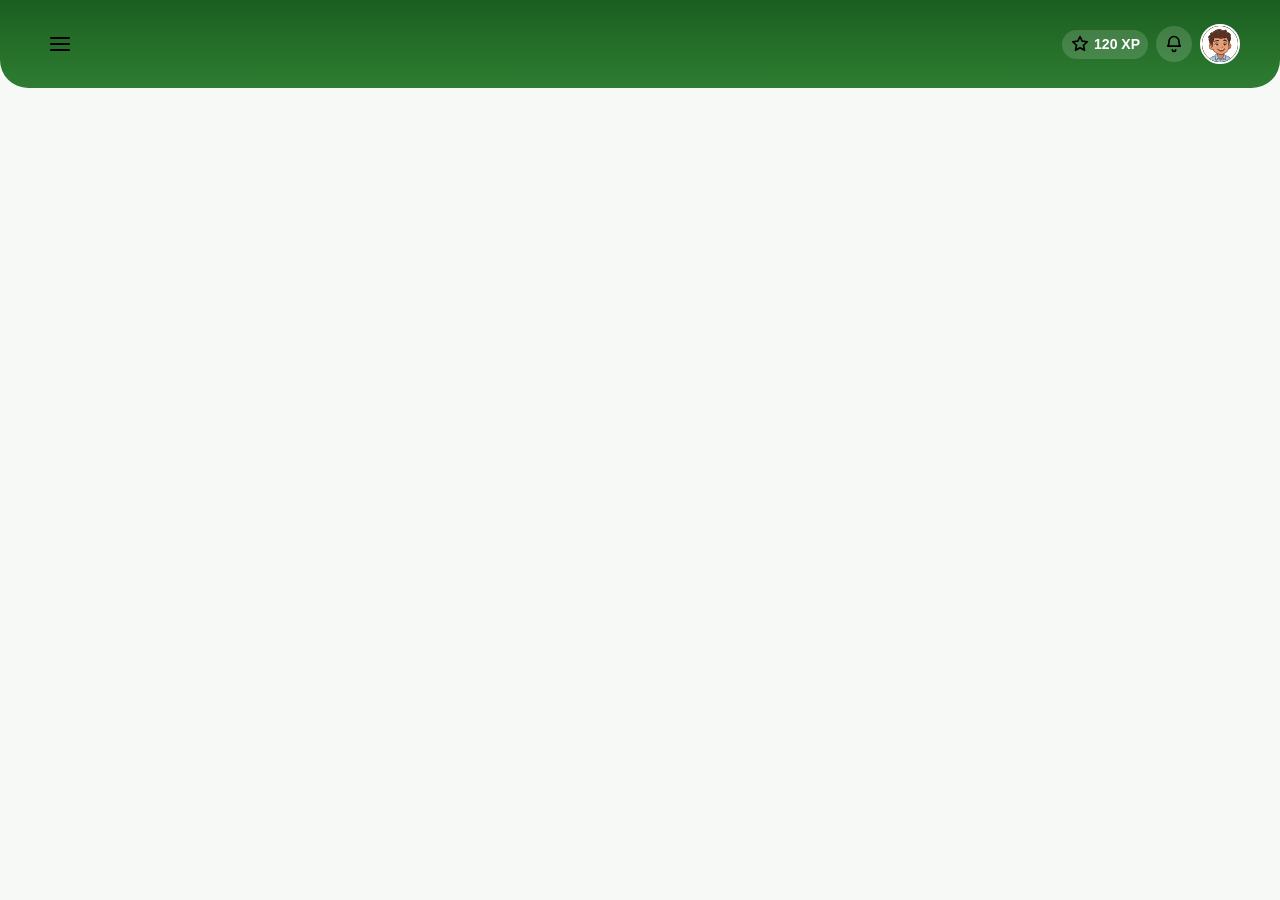
<file: index.html>
<!DOCTYPE html>
<html>
  <head>
    <meta http-allowed="refresh" content="0; url=./frontend/html/nav-bar.html" />
    <script>
      window.location.href = "./frontend/html/nav-bar.html";
    </script>
  </head>
  <body>
    <p>Redirecting to website...</p>
  </body>
</html>
</file>
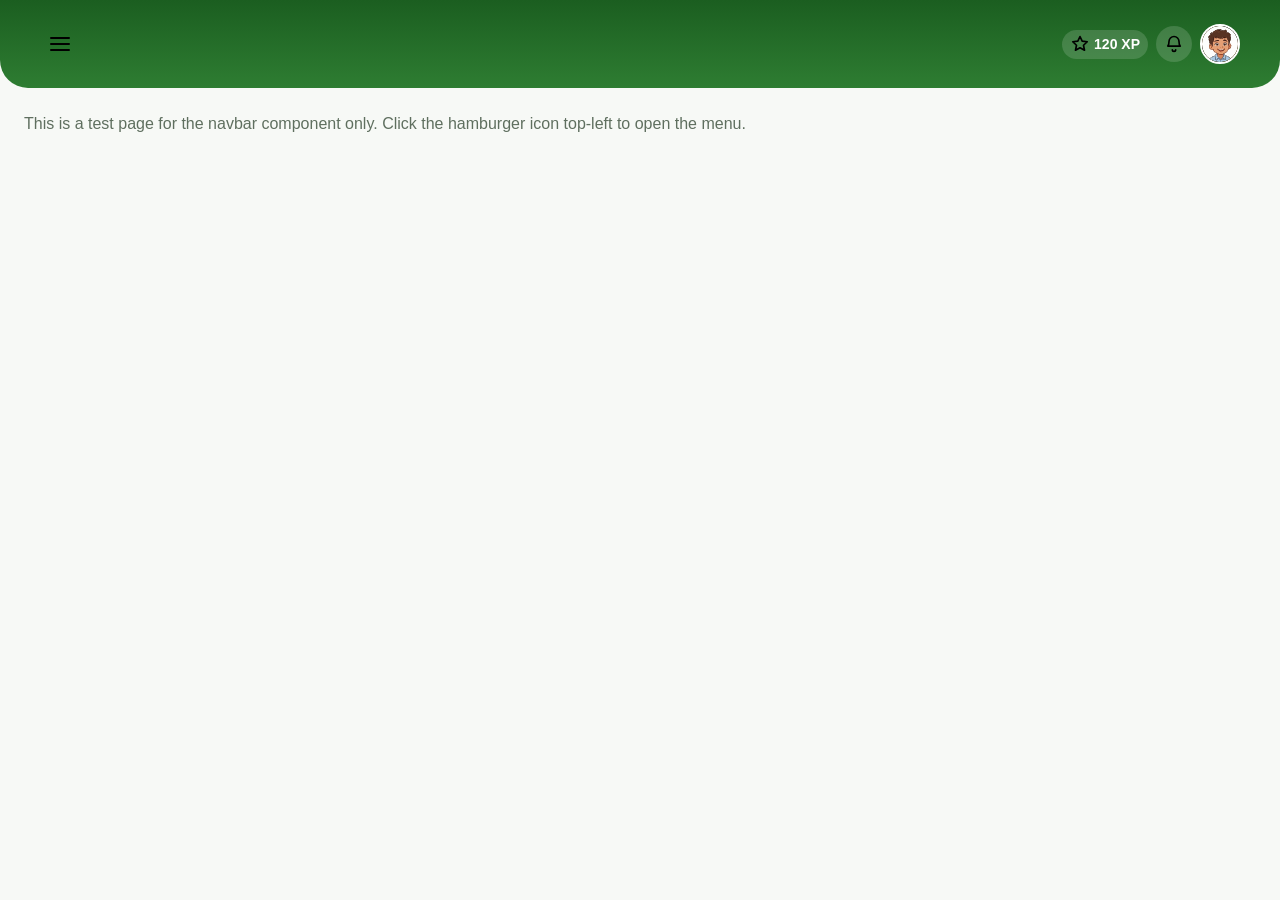
<file: frontend/html/index.html>
<!DOCTYPE html>
<html lang="en">
<head>
  <meta charset="UTF-8" />
  <meta name="viewport" content="width=device-width, initial-scale=1.0" />
  <title>EcoLearner - Navbar Test</title>

  <!-- global.css loads FIRST so its variables are ready for navbar.css to use -->
  <link rel="stylesheet" href="../css/global.css" />
  <link rel="stylesheet" href="../css/navbar.css" />
</head>
<body>

  <!-- ======================= NAVBAR ======================= -->
  <header class="navbar">
    <button class="navbar__menu-btn" id="menuToggle" aria-label="Open menu">
      <img src="../assets/icons/nav/menu.svg" alt="" class="icon" />
    </button>

    <div class="navbar__right">
      <div class="navbar__xp">
        <img src="../assets/icons/ui/star.svg" alt="" class="icon" />
        <span>120 XP</span>
      </div>

      <!-- The badge below is hidden by default (see navbar.css .navbar__badge).
           To show a notification count, add class="navbar__badge is-active"
           and put the count inside the <span>. -->
      <button class="navbar__bell" aria-label="Notifications">
        <img src="../assets/icons/ui/bell.svg" alt="" class="icon" />
        <span class="navbar__badge">3</span>
      </button>

      <img src="../assets/images/avatars/avatar-default.svg" alt="Profile picture" class="navbar__avatar" />
    </div>
  </header>

  <!-- ======================= PAGE PLACEHOLDER CONTENT ======================= -->
  <!-- NOT part of the navbar component - this is only here so this test file
       has something to scroll/look at below the navbar. The real Home Page
       (with the "Hello, Aarav!" greeting, XP bar, etc.) will be built as its
       own separate page later and will just re-use this same navbar markup. -->
  <main style="padding: 24px;">
    <p style="color: var(--color-text-muted);">
      This is a test page for the navbar component only. Click the hamburger icon top-left to open the menu.
    </p>
  </main>

  <!-- ======================= DARK OVERLAY (shown behind open menu) ======================= -->
  <div class="overlay" id="overlay"></div>

  <!-- ======================= SIDE MENU ======================= -->
  <nav class="side-menu" id="sideMenu">

    <!-- Decorative leafy illustration - purely visual, sits behind the content below -->
    <img
      src="../assets/images/illustrations/menu-bottom-bg.png"
      alt=""
      class="side-menu__bg-decoration"
    />

    <!-- Wrapper holds all real menu content, stacked above the decoration image -->
    <div class="side-menu__content">

    <button class="side-menu__close" id="menuClose" aria-label="Close menu">
      <img src="../assets/icons/nav/close.svg" alt="" class="icon" />
    </button>

    <h2 class="side-menu__heading">Menu</h2>
    <p class="side-menu__tagline">Learn Today, Protect Tomorrow</p>

    <ul class="side-menu__list">
      <li>
        <a href="index.html" class="side-menu__item is-current">
          <span class="side-menu__item-icon">
            <img src="../assets/icons/nav/home.svg" alt="" class="icon" />
          </span>
          <span class="side-menu__item-text">
            <div class="side-menu__item-title">Home</div>
            <div class="side-menu__item-subtitle">Go to homepage</div>
          </span>
          <span class="side-menu__item-arrow">&rsaquo;</span>
        </a>
      </li>

      <li>
        <a href="about.html" class="side-menu__item">
          <span class="side-menu__item-icon">
            <img src="../assets/icons/ui/info.svg" alt="" class="icon" />
          </span>
          <span class="side-menu__item-text">
            <div class="side-menu__item-title">About</div>
            <div class="side-menu__item-subtitle">Learn more about the game</div>
          </span>
          <span class="side-menu__item-arrow">&rsaquo;</span>
        </a>
      </li>

      <li>
        <a href="how-to-play.html" class="side-menu__item">
          <span class="side-menu__item-icon">
            <img src="../assets/icons/nav/play.svg" alt="" class="icon" />
          </span>
          <span class="side-menu__item-text">
            <div class="side-menu__item-title">How to Play</div>
            <div class="side-menu__item-subtitle">Learn how to play the game</div>
          </span>
          <span class="side-menu__item-arrow">&rsaquo;</span>
        </a>
      </li>

      <li>
        <a href="leaderboard.html" class="side-menu__item">
          <span class="side-menu__item-icon">
            <img src="../assets/icons/nav/leaderboard.svg" alt="" class="icon" />
          </span>
          <span class="side-menu__item-text">
            <div class="side-menu__item-title">Leaderboard</div>
            <div class="side-menu__item-subtitle">See top players</div>
          </span>
          <span class="side-menu__item-arrow">&rsaquo;</span>
        </a>
      </li>

      <li>
        <a href="settings.html" class="side-menu__item">
          <span class="side-menu__item-icon">
            <img src="../assets/icons/ui/settings.svg" alt="" class="icon" />
          </span>
          <span class="side-menu__item-text">
            <div class="side-menu__item-title">Settings</div>
            <div class="side-menu__item-subtitle">Customize your experience</div>
          </span>
          <span class="side-menu__item-arrow">&rsaquo;</span>
        </a>
      </li>

      <li>
        <a href="login.html" class="side-menu__item">
          <span class="side-menu__item-icon">
            <img src="../assets/icons/ui/lock.svg" alt="" class="icon" />
          </span>
          <span class="side-menu__item-text">
            <div class="side-menu__item-title">Login / Sign Up</div>
            <div class="side-menu__item-subtitle">Access your account</div>
          </span>
          <span class="side-menu__item-arrow">&rsaquo;</span>
        </a>
      </li>
    </ul>

    </div><!-- /.side-menu__content -->
  </nav>

  <!-- JS loads at the end of body so it runs after the HTML elements above already exist -->
  <script src="../js/navbar.js"></script>
</body>
</html>
</file>
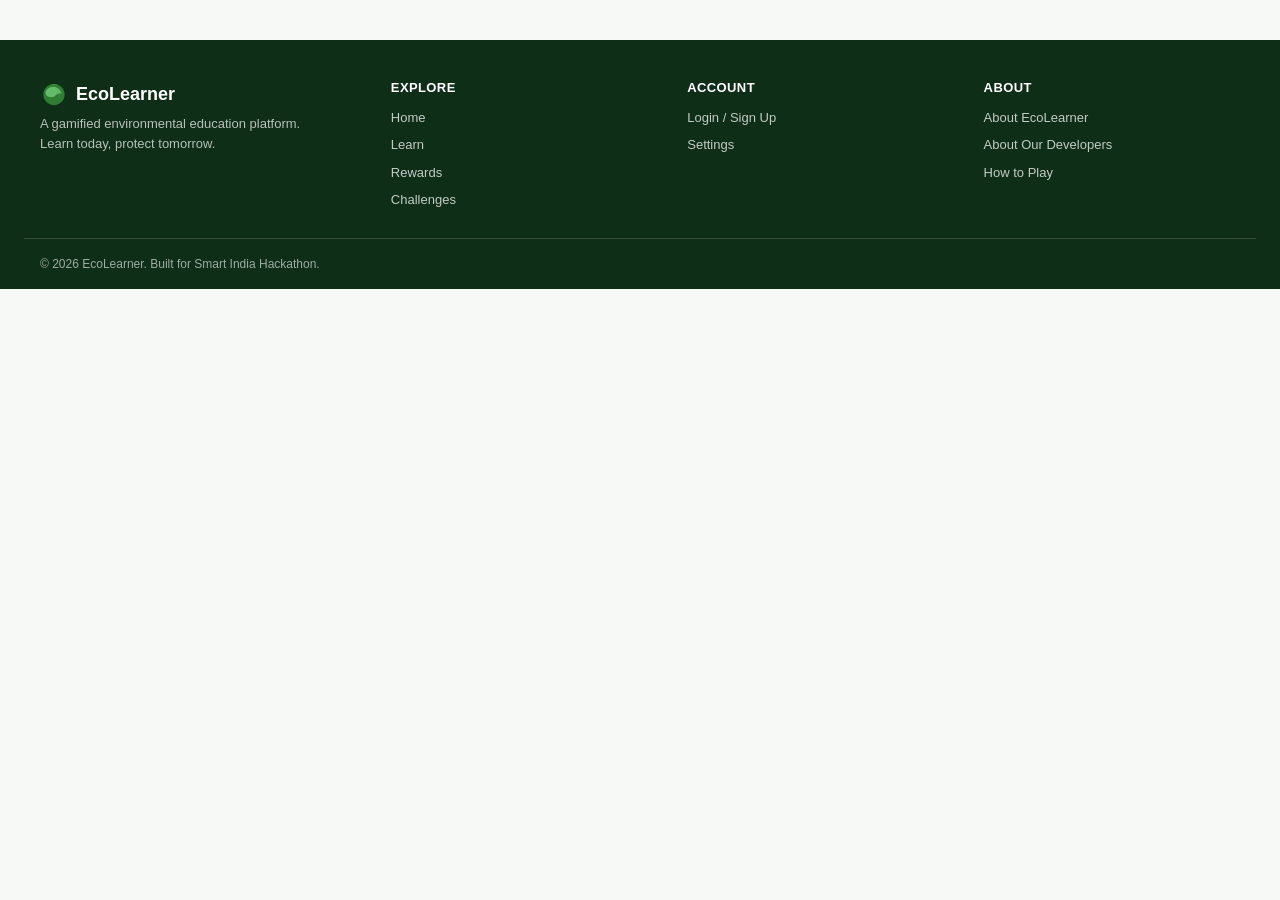
<file: frontend/html/footer.html>
<!DOCTYPE html>
<html lang="en">

<head>
  <meta charset="UTF-8" />
  <meta name="viewport" content="width=device-width, initial-scale=1.0" />
  <title>EcoLearner - Footer Component</title>

  <link rel="stylesheet" href="../css/global.css" />
  <link rel="stylesheet" href="../css/footer.css" />
</head>

<body>
  <!-- ============================================================
       REUSABLE COMPONENT: FOOTER
       Copy this whole <footer> into any page that needs it. Load
       global.css + footer.css - no JS required for this one.
       ============================================================ -->
  <footer class="site-footer">
    <div class="site-footer__inner">
      <div class="site-footer__brand">
        <div class="site-footer__brand-logo">
          <img src="../assets/logo/logo-icon.svg" alt="" class="icon" />
          EcoLearner
        </div>
        <p class="site-footer__brand-tagline">
          A gamified environmental education platform. Learn today, protect tomorrow.
        </p>
      </div>

      <div class="site-footer__col">
        <h4>Explore</h4>
        <a href="home.html">Home</a>
        <a href="learn.html">Learn</a>
        <a href="rewards.html">Rewards</a>
        <a href="challenges.html">Challenges</a>
      </div>

      <div class="site-footer__col">
        <h4>Account</h4>
        <a href="login.html">Login / Sign Up</a>
        <a href="settings.html">Settings</a>
      </div>

      <div class="site-footer__col">
        <h4>About</h4>
        <a href="about.html">About EcoLearner</a>
        <a href="developers.html">About Our Developers</a>
        <a href="how-to-play.html">How to Play</a>
      </div>
    </div>

    <div class="site-footer__bottom">
      &copy; 2026 EcoLearner. Built for Smart India Hackathon.
    </div>
  </footer>
  <!-- ============================================================
       END REUSABLE COMPONENT
       ============================================================ -->

</body>

</html>
</file>
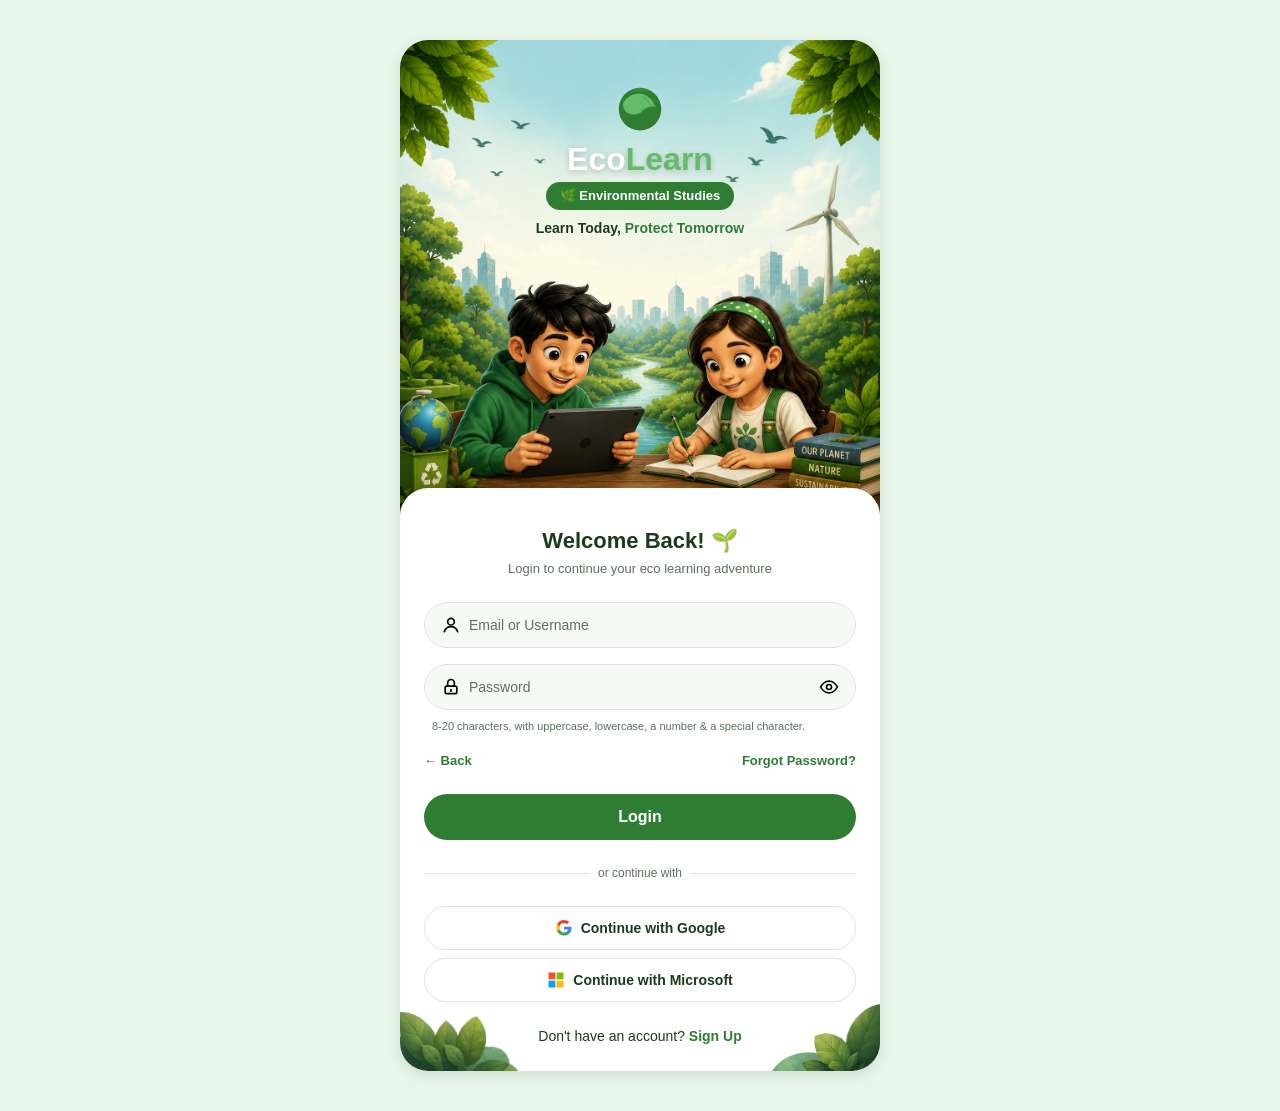
<file: frontend/html/login.html>
<!DOCTYPE html>
<html lang="en">
<head>
  <meta charset="UTF-8" />
  <meta name="viewport" content="width=device-width, initial-scale=1.0" />
  <title>EcoLearner - Login</title>

  <!-- global.css loads FIRST so its variables are ready for login.css to use -->
  <link rel="stylesheet" href="../css/global.css" />
  <link rel="stylesheet" href="../css/login.css" />
  <link rel="stylesheet" href="../css/forgot-password.css" />
</head>
<body>

  <div class="login-page">

    <!-- ======================= DECORATIVE CORNER LEAVES ======================= -->
    <img src="../assets/images/illustrations/leaf-left.png" alt="" class="login-page__leaf login-page__leaf--left" />
    <img src="../assets/images/illustrations/leaf-right.png" alt="" class="login-page__leaf login-page__leaf--right" />

    <!-- ======================= HERO: BACKGROUND IMAGE + LOGO ======================= -->
    <div class="login-hero">
      <img
        src="../assets/images/illustrations/login-page-background.png"
        alt="Students learning about the environment"
        class="login-hero__bg"
      />

      <div class="login-hero__logo">
        <img src="../assets/logo/logo-icon.svg" alt="" class="login-hero__globe-icon" />
        <h1 class="login-hero__title">Eco<span>Learn</span></h1>
        <div class="login-hero__pill">🌿 Environmental Studies</div>
        <p class="login-hero__tagline">Learn Today, <span>Protect Tomorrow</span></p>
      </div>
    </div>

    <!-- ======================= LOGIN FORM CARD ======================= -->
    <div class="login-card">
      <h2 class="login-card__heading">Welcome Back! 🌱</h2>
      <p class="login-card__subtext">Login to continue your eco learning adventure</p>

      <form id="loginForm">
        <!-- Email or Username field -->
        <div class="input-group">
          <img src="../assets/icons/ui/person.svg" alt="" class="icon" />
          <input type="text" placeholder="Email or Username" required />
        </div>

        <!-- Password field with show/hide toggle -->
        <div class="input-group">
          <img src="../assets/icons/ui/lock.svg" alt="" class="icon" />
          <input
            type="password"
            id="passwordInput"
            placeholder="Password"
            required
            minlength="8"
            maxlength="20"
          />
          <button type="button" class="toggle-password" id="togglePassword" aria-label="Show password">
            <img src="../assets/icons/ui/eye.svg" alt="" class="icon" />
          </button>
        </div>
        <p class="input-hint" id="passwordHint">
          8-20 characters, with uppercase, lowercase, a number & a special character.
        </p>

        <div class="login-form__links">
          <a href="#" id="backLink" class="back-link">&larr; Back</a>
          <a href="#" id="forgotPasswordLink" class="forgot-link">Forgot Password?</a>
        </div>

        <button type="submit" class="btn-primary">Login</button>

        <div class="divider"><span>or continue with</span></div>

        <!-- These two buttons are visual only for now - see chat notes on OAuth setup -->
        <div class="social-buttons">
          <button type="button" class="btn-social">
            <img src="../assets/icons/social/google.svg" alt="" class="icon" />
            Continue with Google
          </button>
          <button type="button" class="btn-social">
            <img src="../assets/icons/social/microsoft.svg" alt="" class="icon" />
            Continue with Microsoft
          </button>
        </div>

        <p class="signup-text">Don't have an account? <a href="signup.html">Sign Up</a></p>
      </form>
    </div>

  </div>
  <!-- Forget Password Window -->

  <div class="fp-overlay" id="fpOverlay">
  <div class="fp-card">

    <!-- ======================= STEP 1: ENTER EMAIL ======================= -->
    <div class="fp-step is-active" id="fpStep1">
      <button class="fp-close" aria-label="Close">
        <img src="../assets/icons/nav/close.svg" alt="" class="icon" />
      </button>

      <div class="fp-icon-wrap">
        <img src="../assets/icons/ui/leaf.svg" alt="" class="icon" />
      </div>
      <h2 class="fp-title">Forgot Password?</h2>
      <p class="fp-subtext">Don't worry! Enter your registered email and we'll send you a verification code.</p>

      <div class="fp-input-group">
        <img src="../assets/icons/ui/mail.svg" alt="" class="icon" />
        <input type="email" id="fpEmailInput" placeholder="Enter your registered email" />
      </div>
      <p class="fp-error-text" id="fpEmailError">No account exists with this email address.</p>

      <button class="fp-btn-primary" id="fpSendOtpBtn">
        Send OTP
        <img src="../assets/icons/ui/send.svg" alt="" class="icon icon-white" style="width:16px;height:16px;" />
      </button>

      <div class="fp-divider"><span>or</span></div>

      <div class="fp-reassurance">
        <img src="../assets/icons/ui/shield-check.svg" alt="" class="icon" />
        We'll never share your email with anyone.
      </div>
    </div>

    <!-- ======================= STEP 2: VERIFY OTP ======================= -->
    <div class="fp-step" id="fpStep2">
      <button class="fp-back" id="fpBackStep2" aria-label="Go back">
        <img src="../assets/icons/ui/arrow-left.svg" alt="" class="icon" />
      </button>
      <button class="fp-close" aria-label="Close">
        <img src="../assets/icons/nav/close.svg" alt="" class="icon" />
      </button>

      <div class="fp-icon-wrap">
        <img src="../assets/icons/ui/leaf.svg" alt="" class="icon" />
      </div>
      <h2 class="fp-title">Verify OTP</h2>
      <p class="fp-subtext">We've sent a 6-digit verification code to<br /><strong id="fpEmailDisplay">john.doe@email.com</strong></p>

      <div class="fp-otp-row">
        <input type="text" inputmode="numeric" maxlength="1" class="fp-otp-box" />
        <input type="text" inputmode="numeric" maxlength="1" class="fp-otp-box" />
        <input type="text" inputmode="numeric" maxlength="1" class="fp-otp-box" />
        <input type="text" inputmode="numeric" maxlength="1" class="fp-otp-box" />
        <input type="text" inputmode="numeric" maxlength="1" class="fp-otp-box" />
        <input type="text" inputmode="numeric" maxlength="1" class="fp-otp-box" />
      </div>

      <!-- Normal state: shown while the user still has attempts left -->
      <div class="fp-otp-error-block is-active" id="fpOtpNormalBlock">
        <p class="fp-resend-line">
          Didn't receive the code?
          <button type="button" id="fpResendBtn">Resend OTP</button>
          <span id="fpResendCountdown">(00:25)</span>
        </p>
        <button class="fp-btn-primary" id="fpVerifyOtpBtn">Verify OTP</button>
      </div>

      <!-- Error state: shown after a wrong OTP is submitted -->
      <div class="fp-otp-error-block" id="fpOtpErrorBlock">
        <p class="fp-error-banner">
          <img src="../assets/icons/ui/shield-alert.svg" alt="" class="icon" style="width:16px;height:16px;" />
          Invalid OTP. Please check and try again.
        </p>
        <div class="fp-expiry-bar">
          <img src="../assets/icons/ui/clock.svg" alt="" class="icon" />
          OTP expires in <strong>00:45</strong>
        </div>
        <button class="fp-btn-primary fp-btn-primary--danger" id="fpResendBtnError">
          <img src="../assets/icons/ui/refresh.svg" alt="" class="icon icon-white" style="width:16px;height:16px;" />
          Resend OTP
        </button>
        <div class="fp-divider"><span>or</span></div>
        <a href="#" class="fp-goback-link" id="fpGoBackChangeEmail">Go back and change email</a>
      </div>
    </div>

    <!-- ======================= STEP 3: CREATE NEW PASSWORD ======================= -->
    <div class="fp-step" id="fpStep3">
      <button class="fp-back" id="fpBackStep3" aria-label="Go back">
        <img src="../assets/icons/ui/arrow-left.svg" alt="" class="icon" />
      </button>
      <button class="fp-close" aria-label="Close">
        <img src="../assets/icons/nav/close.svg" alt="" class="icon" />
      </button>

      <div class="fp-icon-wrap">
        <img src="../assets/icons/ui/leaf.svg" alt="" class="icon" />
      </div>
      <h2 class="fp-title">Create New Password</h2>
      <p class="fp-subtext">Enter your new password below.</p>

      <div class="fp-input-group">
        <img src="../assets/icons/ui/lock.svg" alt="" class="icon" />
        <input type="password" id="fpNewPassword" placeholder="New Password" />
        <button type="button" id="fpToggleNewPassword" aria-label="Show password">
          <img src="../assets/icons/ui/eye.svg" alt="" class="icon" />
        </button>
      </div>

      <div class="fp-input-group">
        <img src="../assets/icons/ui/lock.svg" alt="" class="icon" />
        <input type="password" id="fpConfirmPassword" placeholder="Confirm New Password" />
        <button type="button" id="fpToggleConfirmPassword" aria-label="Show password">
          <img src="../assets/icons/ui/eye.svg" alt="" class="icon" />
        </button>
      </div>

      <div class="fp-criteria">
        <div class="fp-criteria__heading">
          <img src="../assets/icons/ui/shield-check.svg" alt="" class="icon" />
          Password must contain:
        </div>
        <div class="fp-criteria__grid">
          <div class="fp-criteria__item" data-rule="length">
            <img src="../assets/icons/ui/checkmark.svg" alt="" class="icon" /> At least 8 characters
          </div>
          <div class="fp-criteria__item" data-rule="number">
            <img src="../assets/icons/ui/checkmark.svg" alt="" class="icon" /> One number
          </div>
          <div class="fp-criteria__item" data-rule="uppercase">
            <img src="../assets/icons/ui/checkmark.svg" alt="" class="icon" /> One uppercase letter
          </div>
          <div class="fp-criteria__item" data-rule="special">
            <img src="../assets/icons/ui/checkmark.svg" alt="" class="icon" /> One special character
          </div>
          <div class="fp-criteria__item" data-rule="lowercase">
            <img src="../assets/icons/ui/checkmark.svg" alt="" class="icon" /> One lowercase letter
          </div>
        </div>
      </div>

      <button class="fp-btn-primary" id="fpResetPasswordBtn">Reset Password</button>
    </div>

    <!-- ======================= STEP 4: SUCCESS ======================= -->
    <div class="fp-step" id="fpStep4">
      <button class="fp-close" aria-label="Close">
        <img src="../assets/icons/nav/close.svg" alt="" class="icon" />
      </button>

      <div class="fp-success-icon">
        <img src="../assets/icons/ui/check-circle-big.svg" alt="" class="icon" />
        <img src="../assets/icons/ui/leaf.svg" alt="" class="icon fp-success-leaf fp-success-leaf--1" />
        <img src="../assets/icons/ui/leaf.svg" alt="" class="icon fp-success-leaf fp-success-leaf--2" />
      </div>
      <h2 class="fp-title">Password Reset Successful!</h2>
      <p class="fp-subtext">Your password has been changed successfully. You can now login with your new password.</p>

      <button class="fp-btn-primary" id="fpGoToLoginBtn">
        Go to Login
        <img src="../assets/icons/ui/arrow-right.svg" alt="" class="icon icon-white" style="width:16px;height:16px;" />
      </button>
    </div>

  </div>
</div>

<!-- END OF FORGET PASWORD WINDOW -->
  <script src="../js/login.js"></script>
  <script src="../js/forgot-password.js"></script>
  
</body>
</html>
</file>
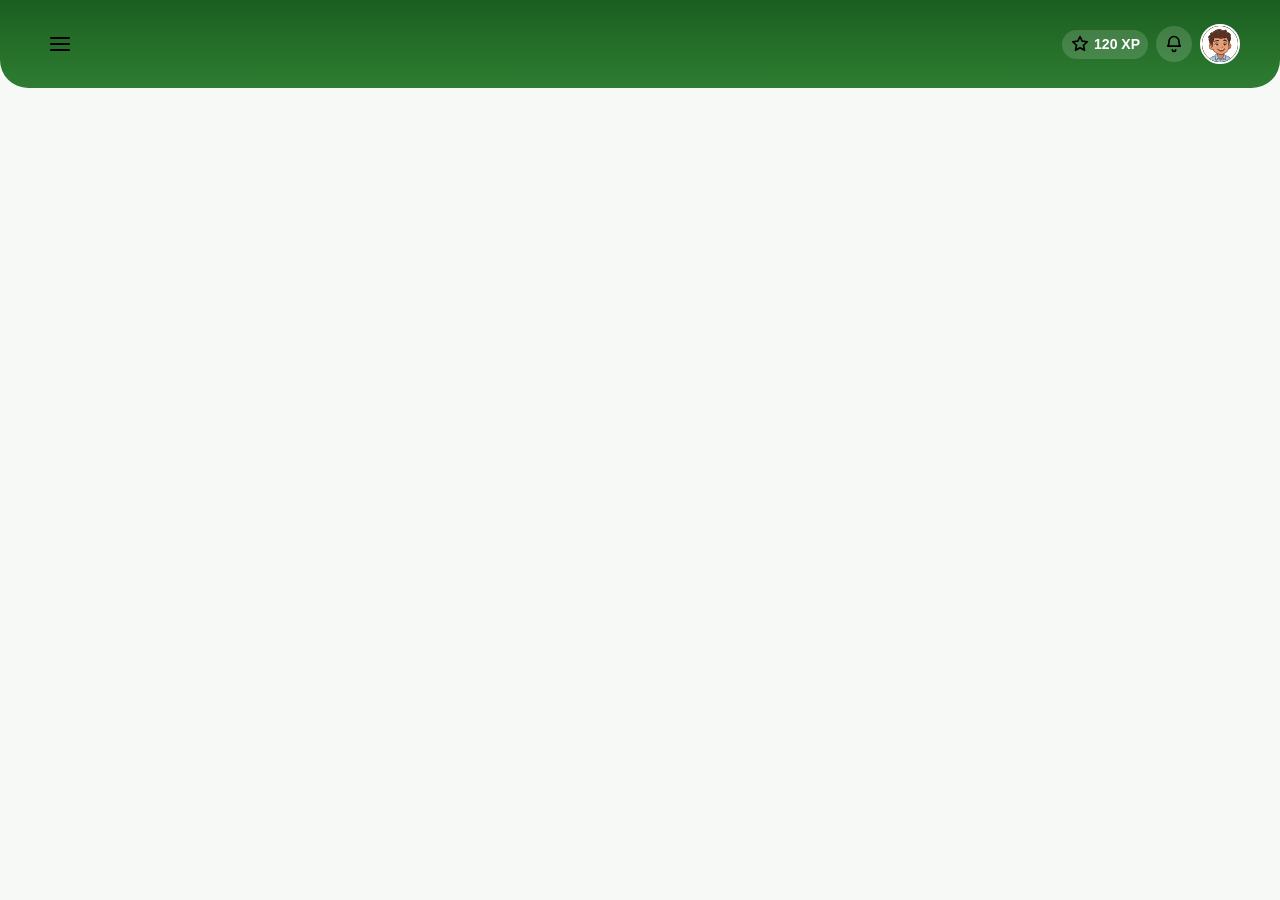
<file: frontend/html/nav-bar.html>
<!DOCTYPE html>
<html lang="en">
<head>
  <meta charset="UTF-8" />
  <meta name="viewport" content="width=device-width, initial-scale=1.0" />
  <title>EcoLearner - Navbar Test</title>

  <!-- global.css loads FIRST so its variables are ready for navbar.css to use -->
  <link rel="stylesheet" href="../css/global.css" />
  <link rel="stylesheet" href="../css/navbar.css" />
</head>
<body>

  <!-- ======================= NAVBAR ======================= -->
  <header class="navbar">
    <button class="navbar__menu-btn" id="menuToggle" aria-label="Open menu">
      <img src="../assets/icons/nav/menu.svg" alt="" class="icon" />
    </button>

    <div class="navbar__right">
      <div class="navbar__xp">
        <img src="../assets/icons/ui/star.svg" alt="" class="icon" />
        <span>120 XP</span>
      </div>

      <!-- The badge below is hidden by default (see navbar.css .navbar__badge).
           To show a notification count, add class="navbar__badge is-active"
           and put the count inside the <span>. -->
      <button class="navbar__bell" aria-label="Notifications">
        <img src="../assets/icons/ui/bell.svg" alt="" class="icon" />
        <span class="navbar__badge">3</span>
      </button>

      <a href="profile.html" aria-label="Go to your profile">
        <img src="../assets/images/avatars/avatar-default.svg" alt="Profile picture" class="navbar__avatar" />
      </a>
    </div>
  </header>

  <!-- ======================= DARK OVERLAY (shown behind open menu) ======================= -->
  <div class="overlay" id="overlay"></div>

  <!-- ======================= SIDE MENU ======================= -->
  <nav class="side-menu" id="sideMenu">

    <!-- Decorative leafy illustration - purely visual, sits behind the content below -->
    <img
      src="../assets/images/illustrations/menu-bottom-bg.png"
      alt=""
      class="side-menu__bg-decoration"
    />

    <!-- Wrapper holds all real menu content, stacked above the decoration image -->
    <div class="side-menu__content">

    <button class="side-menu__close" id="menuClose" aria-label="Close menu">
      <img src="../assets/icons/nav/close.svg" alt="" class="icon" />
    </button>

    <h2 class="side-menu__heading">Menu</h2>
    <p class="side-menu__tagline">Learn Today, Protect Tomorrow</p>

    <ul class="side-menu__list">
      <li>
        <a href="index.html" class="side-menu__item is-current">
          <span class="side-menu__item-icon">
            <img src="../assets/icons/nav/home.svg" alt="" class="icon" />
          </span>
          <span class="side-menu__item-text">
            <div class="side-menu__item-title">Home</div>
            <div class="side-menu__item-subtitle">Go to homepage</div>
          </span>
          <span class="side-menu__item-arrow">&rsaquo;</span>
        </a>
      </li>

      <li>
        <a href="about.html" class="side-menu__item">
          <span class="side-menu__item-icon">
            <img src="../assets/icons/ui/info.svg" alt="" class="icon" />
          </span>
          <span class="side-menu__item-text">
            <div class="side-menu__item-title">About</div>
            <div class="side-menu__item-subtitle">Learn more about the game</div>
          </span>
          <span class="side-menu__item-arrow">&rsaquo;</span>
        </a>
      </li>

      <li>
        <a href="how-to-play.html" class="side-menu__item">
          <span class="side-menu__item-icon">
            <img src="../assets/icons/nav/play.svg" alt="" class="icon" />
          </span>
          <span class="side-menu__item-text">
            <div class="side-menu__item-title">How to Play</div>
            <div class="side-menu__item-subtitle">Learn how to play the game</div>
          </span>
          <span class="side-menu__item-arrow">&rsaquo;</span>
        </a>
      </li>

      <li>
        <a href="leaderboard.html" class="side-menu__item">
          <span class="side-menu__item-icon">
            <img src="../assets/icons/nav/leaderboard.svg" alt="" class="icon" />
          </span>
          <span class="side-menu__item-text">
            <div class="side-menu__item-title">Leaderboard</div>
            <div class="side-menu__item-subtitle">See top players</div>
          </span>
          <span class="side-menu__item-arrow">&rsaquo;</span>
        </a>
      </li>

      <li>
        <a href="settings.html" class="side-menu__item">
          <span class="side-menu__item-icon">
            <img src="../assets/icons/ui/settings.svg" alt="" class="icon" />
          </span>
          <span class="side-menu__item-text">
            <div class="side-menu__item-title">Settings</div>
            <div class="side-menu__item-subtitle">Customize your experience</div>
          </span>
          <span class="side-menu__item-arrow">&rsaquo;</span>
        </a>
      </li>

      <li>
        <a href="login.html" class="side-menu__item">
          <span class="side-menu__item-icon">
            <img src="../assets/icons/ui/lock.svg" alt="" class="icon" />
          </span>
          <span class="side-menu__item-text">
            <div class="side-menu__item-title">Login / Sign Up</div>
            <div class="side-menu__item-subtitle">Access your account</div>
          </span>
          <span class="side-menu__item-arrow">&rsaquo;</span>
        </a>
      </li>
    </ul>

    </div><!-- /.side-menu__content -->
  </nav>

  <!-- JS loads at the end of body so it runs after the HTML elements above already exist -->
  <script src="../js/navbar.js"></script>
</body>
</html>
</file>
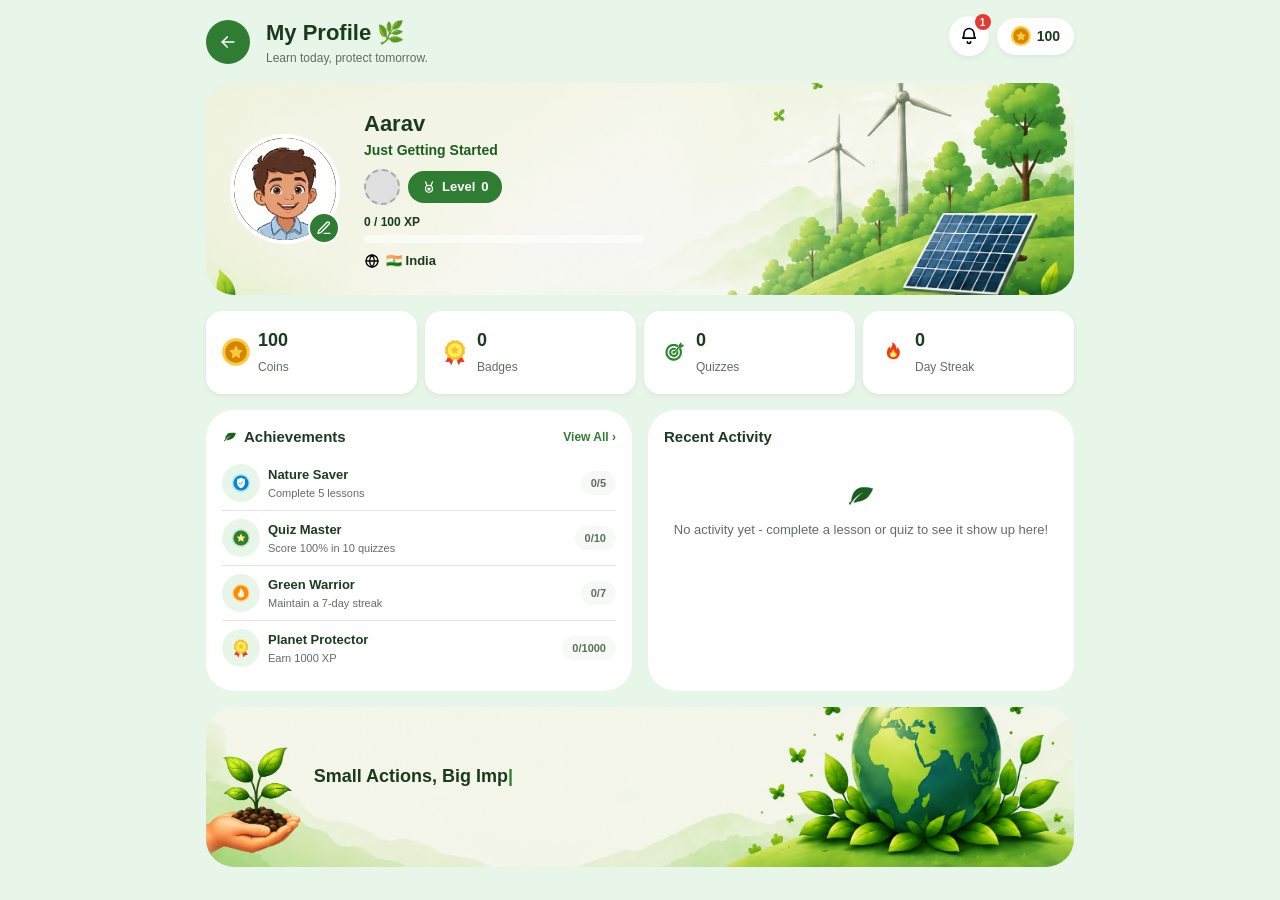
<file: frontend/html/profile.html>
<!DOCTYPE html>
<html lang="en">
<head>
  <meta charset="UTF-8" />
  <meta name="viewport" content="width=device-width, initial-scale=1.0" />
  <title>EcoLearner - My Profile</title>

  <link rel="stylesheet" href="../css/global.css" />
  <link rel="stylesheet" href="../css/profile.css" />
  <link rel="stylesheet" href="../css/notifications.css" />
  <link rel="stylesheet" href="../css/avatar-modal.css" />
</head>
<body>

  <div class="profile-page">

    <!-- ======================= HEADER ======================= -->
    <div class="profile-header">
      <div class="profile-header__left">
        <button class="profile-header__back" id="profileBackBtn" aria-label="Go back">
          <img src="../assets/icons/ui/arrow-left.svg" alt="" class="icon icon-white" />
        </button>
        <div>
          <div class="profile-header__title">My Profile 🌿</div>
          <div class="profile-header__tagline">Learn today, protect tomorrow.</div>
        </div>
      </div>

      <div class="profile-header__right">
        <!-- Notification bell + popover. This wrapper div (not the button
             itself) is what notif-popover.css positions relative to -
             a <button> can't legally contain another <button>, so the
             popover has to be a sibling of profileNotifBtn, not a child. -->
        <div class="notif-anchor">
          <button class="profile-notif-btn" id="profileNotifBtn" aria-label="Notifications">
            <img src="../assets/icons/ui/bell.svg" alt="" class="icon" />
            <!-- Hidden by default (see .profile-notif-badge in profile.css) -
                 notifications.js adds "is-active" and sets the real count. -->
            <span class="profile-notif-badge" id="notifBadgeCount">0</span>
          </button>

          <!-- ======================= NOTIFICATION POPOVER =======================
               Anchored dropdown, NOT a centered modal (unlike the Forgot
               Password overlay on the login page). Opens directly below
               the bell button. Built + controlled by notifications.js.
          ========================================================================= -->
          <div class="notif-popover" id="notifPopover">
            <div class="notif-popover__header">
              <span class="notif-popover__title">Notifications</span>
              <button type="button" class="notif-popover__mark-all" id="notifMarkAllBtn">Mark all as read</button>
            </div>
            <div class="notif-popover__list" id="notifList">
              <!-- Filled by notifications.js on page load -->
            </div>
          </div>
        </div>

        <div class="profile-coin-pill">
          <img src="../assets/icons/ui/coin.svg" alt="" class="icon" />
          <span id="profileCoinValue">100</span>
        </div>
      </div>
    </div>

    <!-- ======================= BANNER CARD ======================= -->
    <div class="profile-banner">
      <img src="../assets/images/illustrations/profile-banner-background.png" alt="" class="profile-banner__bg" />

      <div class="profile-banner__content">
        <div class="profile-avatar-wrap">
          <img src="../assets/images/avatars/avatar-default.svg" alt="Profile picture" class="profile-avatar" id="profileAvatarImg" />
          <button class="profile-avatar__edit-btn" id="editAvatarBtn" aria-label="Change profile picture">
            <img src="../assets/icons/ui/pencil.svg" alt="" class="icon icon-white" />
          </button>
        </div>

        <div class="profile-info">
          <div class="profile-info__name" id="profileName">Aarav 🌿</div>
          <div class="profile-info__title" id="profileTitle">Just Getting Started</div>

          <div class="profile-badge-level-row">
            <div class="profile-latest-badge" id="profileLatestBadge"></div>
            <div class="profile-level-pill">
              <img src="../assets/icons/ui/medal.svg" alt="" class="icon icon-white" />
              Level <span id="profileLevelValue">0</span>
            </div>
          </div>

          <div class="profile-xp-text" id="profileXpText">0 / 100 XP</div>
          <div class="profile-xp-bar">
            <div class="profile-xp-bar__fill" id="profileXpBarFill" style="width: 0%;"></div>
          </div>

          <div class="profile-country-row">
            <img src="../assets/icons/ui/globe.svg" alt="" class="icon" />
            <span id="profileCountry">🇮🇳 India</span>
          </div>
        </div>
      </div>
    </div>

    <!-- ======================= STATS GRID ======================= -->
    <div class="profile-stats-grid">
      <div class="profile-stat-card">
        <img src="../assets/icons/ui/coin.svg" alt="" class="icon" style="color: var(--color-accent-gold);" />
        <div>
          <span class="profile-stat-card__value" id="statCoins">0</span>
          <span class="profile-stat-card__label">Coins</span>
        </div>
      </div>

      <div class="profile-stat-card">
        <img src="../assets/icons/ui/badge.svg" alt="" class="icon" />
        <div>
          <span class="profile-stat-card__value" id="statBadges">0</span>
          <span class="profile-stat-card__label">Badges</span>
        </div>
      </div>

      <div class="profile-stat-card">
        <img src="../assets/icons/ui/quiz-symbol.svg" alt="" class="icon" />
        <div>
          <span class="profile-stat-card__value" id="statQuizzes">0</span>
          <span class="profile-stat-card__label">Quizzes</span>
        </div>
      </div>

      <div class="profile-stat-card">
        <img src="../assets/icons/ui/streak-fire.svg" alt="" class="icon" />
        <div>
          <span class="profile-stat-card__value" id="statStreak">0</span>
          <span class="profile-stat-card__label">Day Streak</span>
        </div>
      </div>
    </div>

    <!-- ======================= ACHIEVEMENTS + RECENT ACTIVITY ======================= -->
    <div class="profile-columns">

      <div class="profile-panel">
        <div class="profile-panel__header">
          <div class="profile-panel__title">
            <img src="../assets/icons/ui/leaf.svg" alt="" class="icon" />
            Achievements
          </div>
          <a href="achievements.html" class="profile-panel__view-all">View All &rsaquo;</a>
        </div>
        <div id="achievementsList"><!-- filled by profile.js --></div>
      </div>

      <div class="profile-panel">
        <div class="profile-panel__header">
          <div class="profile-panel__title">Recent Activity</div>
          <!-- No "View All" here on purpose - per project notes, that
               button in the original mockup was a mistake and is
               intentionally left out. -->
        </div>
        <div id="activityList"><!-- filled by profile.js --></div>
      </div>

    </div>

    <!-- ======================= BOTTOM BANNER (random message + typing effect) ======================= -->
    <div class="profile-bottom-banner">
      <img src="../assets/images/illustrations/profile-bottom-banner.png" alt="" class="profile-bottom-banner__bg" />
      <img src="../assets/images/illustrations/profile-hand-plant.png" alt="" class="profile-bottom-banner__hand" />
      <div class="profile-bottom-banner__text">
        <div class="profile-bottom-banner__heading" id="bottomBannerHeading"></div>
        <div class="profile-bottom-banner__subheading" id="bottomBannerSubheading"></div>
      </div>
    </div>

  </div>

  <!-- ======================= AVATAR SELECTION MODAL =======================
       Centered modal, opened by the pencil icon on the avatar above.
       Unlike the notification popover, this does NOT close on outside
       click - only via the X button, or automatically after Save.
       Built + controlled by avatar-modal.js.
  ========================================================================== -->
  <div class="avatar-modal-overlay" id="avatarModalOverlay">
    <div class="avatar-modal">
      <button class="avatar-modal__close" id="avatarModalClose" aria-label="Close">
        <img src="../assets/icons/nav/close.svg" alt="" class="icon" />
      </button>

      <div class="avatar-modal__title">Choose Your Avatar</div>
      <p class="avatar-modal__subtext">Pick from your available avatars. Earn more by completing challenges!</p>

      <div class="avatar-grid" id="avatarGrid">
        <!-- Filled by avatar-modal.js -->
      </div>

      <button type="button" class="avatar-modal__save-btn" id="avatarSaveBtn" disabled>Save</button>
    </div>
  </div>

  <!-- levels.js MUST load before profile.js - profile.js uses its functions -->
  <script src="../js/levels.js"></script>
  <script src="../js/profile.js"></script>
  <script src="../js/notifications.js"></script>
  <script src="../js/avatar-modal.js"></script>
</body>
</html>
</file>
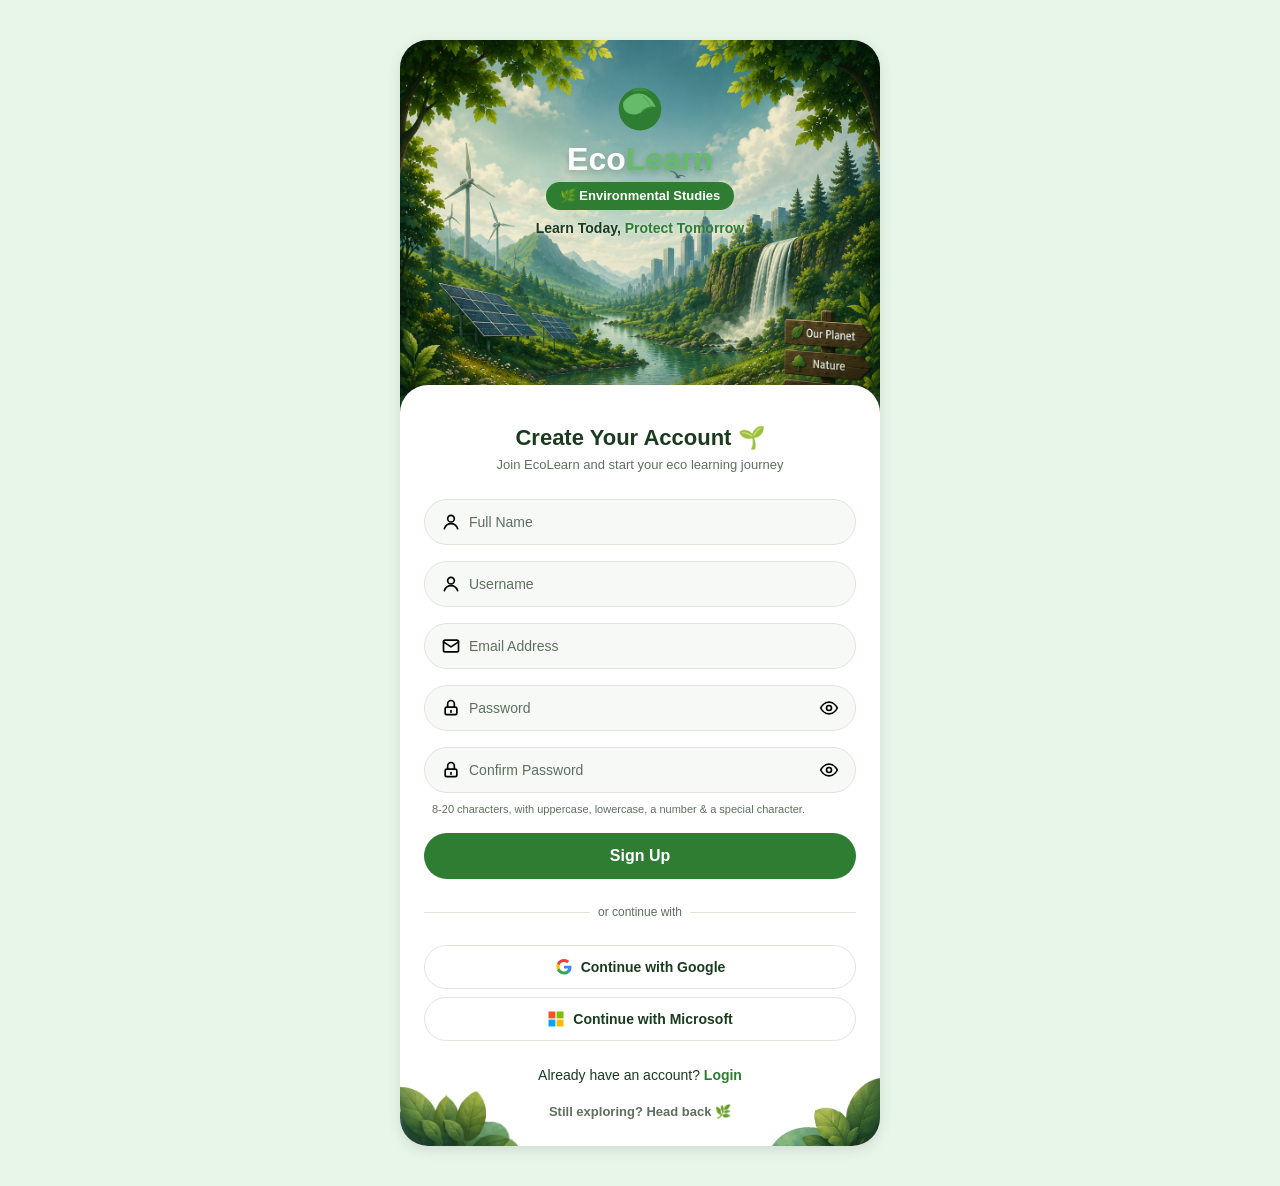
<file: frontend/html/signup.html>
<!DOCTYPE html>
<html lang="en">
<head>
  <meta charset="UTF-8" />
  <meta name="viewport" content="width=device-width, initial-scale=1.0" />
  <title>EcoLearner - Sign Up</title>

  <link rel="stylesheet" href="../css/global.css" />
  <link rel="stylesheet" href="../css/signup.css" />
</head>
<body>

  <div class="signup-page">

    <!-- ======================= DECORATIVE CORNER LEAVES (same images as Login) ======================= -->
    <img src="../assets/images/illustrations/leaf-left.png" alt="" class="signup-page__leaf signup-page__leaf--left" />
    <img src="../assets/images/illustrations/leaf-right.png" alt="" class="signup-page__leaf signup-page__leaf--right" />

    <!-- ======================= HERO: BACKGROUND IMAGE + LOGO ======================= -->
    <div class="signup-hero">
      <img
        src="../assets/images/illustrations/signup-page-background.png"
        alt="Forest, river, and city skyline landscape"
        class="signup-hero__bg"
      />

      <div class="signup-hero__logo">
        <img src="../assets/logo/logo-icon.svg" alt="" class="signup-hero__globe-icon" />
        <h1 class="signup-hero__title">Eco<span>Learn</span></h1>
        <div class="signup-hero__pill">🌿 Environmental Studies</div>
        <p class="signup-hero__tagline">Learn Today, <span>Protect Tomorrow</span></p>
      </div>
    </div>

    <!-- ======================= SIGNUP FORM CARD ======================= -->
    <div class="signup-card">
      <h2 class="signup-card__heading">Create Your Account 🌱</h2>
      <p class="signup-card__subtext">Join EcoLearn and start your eco learning journey</p>

      <form id="signupForm">
        <!-- Full Name -->
        <div class="input-group">
          <img src="../assets/icons/ui/person.svg" alt="" class="icon" />
          <input type="text" placeholder="Full Name" required />
        </div>

        <!-- Username -->
        <div class="input-group">
          <img src="../assets/icons/ui/person.svg" alt="" class="icon" />
          <input type="text" placeholder="Username" required />
        </div>

        <!-- Email Address -->
        <div class="input-group">
          <img src="../assets/icons/ui/mail.svg" alt="" class="icon" />
          <input type="email" placeholder="Email Address" required />
        </div>

        <!-- Password -->
        <div class="input-group">
          <img src="../assets/icons/ui/lock.svg" alt="" class="icon" />
          <input
            type="password"
            id="passwordInput"
            placeholder="Password"
            required
            minlength="8"
            maxlength="20"
          />
          <button type="button" class="toggle-password" id="togglePassword" aria-label="Show password">
            <img src="../assets/icons/ui/eye.svg" alt="" class="icon" />
          </button>
        </div>

        <!-- Confirm Password -->
        <div class="input-group">
          <img src="../assets/icons/ui/lock.svg" alt="" class="icon" />
          <input
            type="password"
            id="confirmPasswordInput"
            placeholder="Confirm Password"
            required
            minlength="8"
            maxlength="20"
          />
          <button type="button" class="toggle-password" id="toggleConfirmPassword" aria-label="Show password">
            <img src="../assets/icons/ui/eye.svg" alt="" class="icon" />
          </button>
        </div>

        <p class="input-hint" id="passwordHint">
          8-20 characters, with uppercase, lowercase, a number & a special character.
        </p>

        <button type="submit" class="btn-primary">Sign Up</button>

        <div class="divider"><span>or continue with</span></div>

        <!-- Visual only for now - see chat notes on OAuth setup -->
        <div class="social-buttons">
          <button type="button" class="btn-social">
            <img src="../assets/icons/social/google.svg" alt="" class="icon" />
            Continue with Google
          </button>
          <button type="button" class="btn-social">
            <img src="../assets/icons/social/microsoft.svg" alt="" class="icon" />
            Continue with Microsoft
          </button>
        </div>

        <p class="login-text">Already have an account? <a href="login.html">Login</a></p>

        <!-- Creative "go back" link instead of a plain "Back" - takes the
             user to whichever page they actually came from (same
             history.back() approach as the Login page). -->
        <a href="#" id="exploreBackLink" class="explore-back-link">Still exploring? Head back &#127807;</a>
      </form>
    </div>

  </div>

  <script src="../js/signup.js"></script>
</body>
</html>
</file>
<file: frontend/css/global.css>
/* ==========================================================================
   GLOBAL.CSS
   Design tokens (colors, fonts, spacing) + base reset.
   Every page and component should load this file FIRST.
   ========================================================================== */

/* -------------------- 1. DESIGN TOKENS (CSS VARIABLES) -------------------- */
/* Defining values once here means we never hardcode a color/size elsewhere.
   To retheme the whole site, we only edit this block. */
:root {
  /* Brand colors - pulled from the EcoLearner mockups */
  --color-primary-dark: #1B5E20;   /* deep green - navbar/header background */
  --color-primary: #2E7D32;        /* main green - buttons, headings */
  --color-primary-light: #66BB6A;  /* light green - accents, highlights */
  --color-primary-pale: #E8F5E9;   /* very light green - subtle backgrounds */

  --color-accent-gold: #FBC02D;    /* stars, coins, streak highlights */
  --color-accent-blue: #42A5F5;    /* gems, info highlights */
  --color-accent-purple: #8E24AA;  /* level indicators */
  --color-danger: #E53935;         /* notification badges, errors */

  --color-bg: #F7F9F6;             /* page background */
  --color-white: #FFFFFF;
  --color-text-dark: #1B3B1F;      /* main body text */
  --color-text-muted: #5F6F5F;     /* secondary/subtitle text */
  --color-border: #E0E6DE;

  /* Fonts */
  --font-heading: 'Poppins', 'Segoe UI', Arial, sans-serif;
  --font-body: 'Segoe UI', Arial, sans-serif;

  /* Spacing scale - use these instead of random pixel values */
  --space-xs: 4px;
  --space-sm: 8px;
  --space-md: 16px;
  --space-lg: 24px;
  --space-xl: 40px;

  /* Border radius scale - matches the "rounded card" look in the mockups */
  --radius-sm: 8px;
  --radius-md: 16px;
  --radius-lg: 28px;
  --radius-pill: 999px; /* fully rounded, for pill-shaped buttons/badges */

  /* Shadows - soft, consistent card elevation */
  --shadow-sm: 0 2px 6px rgba(0, 0, 0, 0.06);
  --shadow-md: 0 4px 14px rgba(0, 0, 0, 0.10);
}

/* -------------------- 2. RESET -------------------- */
/* Removes default browser spacing/styling so every browser starts the same. */
* {
  margin: 0;
  padding: 0;
  box-sizing: border-box; /* padding/border no longer add to an element's width */
}

html {
  scroll-behavior: smooth;
}

body {
  font-family: var(--font-body);
  color: var(--color-text-dark);
  background-color: var(--color-bg);
  line-height: 1.5;
  -webkit-font-smoothing: antialiased;
}

h1, h2, h3, h4 {
  font-family: var(--font-heading);
  line-height: 1.2;
}

a {
  text-decoration: none;
  color: inherit;
}

button {
  font-family: inherit;
  cursor: pointer;
  border: none;
  background: none;
}

img, svg {
  display: block;
  max-width: 100%;
}

ul, ol {
  list-style: none;
}

/* -------------------- 3. SMALL REUSABLE HELPERS -------------------- */
/* Generic classes we'll reuse across many pages/components */

.icon {
  width: 20px;
  height: 20px;
  flex-shrink: 0; /* icon never gets squished by flexbox */
}

.visually-hidden {
  /* Hides an element visually but keeps it readable by screen readers.
     Used for accessibility labels on icon-only buttons. */
  position: absolute;
  width: 1px;
  height: 1px;
  overflow: hidden;
  clip: rect(0, 0, 0, 0);
  white-space: nowrap;
}

/* Forces an <img>-loaded icon to render pure white. Necessary because
   icons are loaded via <img src="...svg">, not embedded directly in
   the page - so CSS "color" can't reach the SVG's internal currentColor
   the way it can with inline SVG. This filter trick works regardless
   of what color the original SVG file uses. Used anywhere a white icon
   needs to sit on a colored button/background. */
.icon-white {
  filter: brightness(0) invert(1);
}
</file>
<file: frontend/css/navbar.css>
/* ==========================================================================
   NAVBAR.CSS
   Styles for: the top Navbar bar + the slide-in side Menu it opens.
   ========================================================================== */

/* -------------------- TOP NAVBAR -------------------- */

.navbar {
  display: flex;
  align-items: center;
  justify-content: space-between;
  padding: var(--space-md) var(--space-lg);
  background: linear-gradient(180deg, var(--color-primary-dark), var(--color-primary));
  border-radius: 0 0 var(--radius-lg) var(--radius-lg);
  color: var(--color-white);
}

/* Hamburger menu button (top-left) */
.navbar__menu-btn {
  width: 40px;
  height: 40px;
  display: flex;
  align-items: center;
  justify-content: center;
}

.navbar__menu-btn .icon {
  width: 24px;
  height: 24px;
  color: var(--color-white);
}

/* Right-side group: gem count, bell, avatar */
.navbar__right {
  display: flex;
  align-items: center;
  gap: var(--space-sm);
}

/* XP counter pill (replaces the earlier gem/diamond counter) */
.navbar__xp {
  display: flex;
  align-items: center;
  gap: var(--space-xs);
  background: rgba(255, 255, 255, 0.15);
  padding: var(--space-xs) var(--space-sm);
  border-radius: var(--radius-pill);
  font-weight: 600;
  font-size: 14px;
}

.navbar__xp .icon {
  color: var(--color-accent-gold);
}

/* Notification bell + red count badge */
.navbar__bell {
  position: relative;
  width: 36px;
  height: 36px;
  display: flex;
  align-items: center;
  justify-content: center;
  background: rgba(255, 255, 255, 0.15);
  border-radius: 50%;
}

.navbar__bell .icon {
  color: var(--color-white);
}

/* Hidden by default - only shown when the user actually has a notification.
   Later, Flask/JS will add the "is-active" class (and set the number)
   when there's something new to tell the user about. */
.navbar__badge {
  display: none;
  position: absolute;
  top: -4px;
  right: -4px;
  background: var(--color-danger);
  color: var(--color-white);
  font-size: 10px;
  font-weight: 700;
  min-width: 16px;
  height: 16px;
  border-radius: var(--radius-pill);
  align-items: center;
  justify-content: center;
  padding: 0 3px;
}

.navbar__badge.is-active {
  display: flex;
}

/* Profile avatar */
.navbar__avatar {
  width: 40px;
  height: 40px;
  border-radius: 50%;
  object-fit: cover;
  border: 2px solid var(--color-white);
}

/* -------------------- OVERLAY (dims page behind open menu) -------------------- */

.overlay {
  position: fixed;
  inset: 0; /* shorthand for top:0; right:0; bottom:0; left:0; */
  background: rgba(0, 0, 0, 0.4);
  opacity: 0;
  pointer-events: none; /* not clickable when hidden */
  transition: opacity 0.3s ease;
  z-index: 40;
}

.overlay.is-active {
  opacity: 1;
  pointer-events: auto;
}

/* -------------------- SIDE MENU -------------------- */

.side-menu {
  position: fixed;
  top: 0;
  left: 0;
  height: 100%;
  width: 85%;
  max-width: 340px;
  background: var(--color-white);
  overflow: hidden; /* no scrolling at all - content just sits over the image if needed */
  transform: translateX(-100%); /* hidden off-screen to the left */
  transition: transform 0.3s ease;
  z-index: 50;
}

.side-menu.is-active {
  transform: translateX(0); /* slides into view */
}

/* Decorative leafy illustration pinned to the bottom of the menu.
   position: absolute + the .side-menu having position: fixed above
   means this image stays anchored to the bottom of the menu panel. */
.side-menu__bg-decoration {
  position: absolute;
  bottom: 0;
  left: 0;
  width: 100%;
  z-index: 0;
  pointer-events: none; /* clicks pass through it to whatever is behind/above */
  user-select: none;
}

/* Everything the user actually reads/clicks sits in this wrapper,
   stacked above the decoration image with z-index. */
.side-menu__content {
  position: relative;
  z-index: 1;
  padding: var(--space-lg);
}

.side-menu__close {
  width: 36px;
  height: 36px;
  display: flex;
  align-items: center;
  justify-content: center;
  background: var(--color-primary-pale);
  border-radius: 50%;
  margin-bottom: var(--space-lg);
}

.side-menu__close .icon {
  color: var(--color-primary-dark);
}

.side-menu__heading {
  font-size: 28px;
  font-weight: 700;
  color: var(--color-primary-dark);
  margin-bottom: var(--space-xs);
}

.side-menu__tagline {
  color: var(--color-text-muted);
  font-size: 14px;
  margin-bottom: var(--space-lg);
}

.side-menu__list {
  display: flex;
  flex-direction: column;
  gap: var(--space-sm);
}

.side-menu__item {
  display: flex;
  align-items: center;
  gap: var(--space-md);
  padding: var(--space-md);
  border-radius: var(--radius-md);
  background: var(--color-bg);
  transition: background 0.2s ease;
}

.side-menu__item:hover,
.side-menu__item:focus-visible {
  background: var(--color-primary-pale);
}

/* Highlight style for the current/active page in the menu */
.side-menu__item.is-current {
  background: var(--color-primary-pale);
  border: 1px solid var(--color-primary-light);
}

.side-menu__item-icon {
  width: 40px;
  height: 40px;
  flex-shrink: 0;
  display: flex;
  align-items: center;
  justify-content: center;
  background: var(--color-white);
  border-radius: 50%;
}

.side-menu__item-icon .icon {
  color: var(--color-primary);
}

.side-menu__item-text {
  flex: 1; /* takes up remaining space so the arrow stays pinned right */
}

.side-menu__item-title {
  font-weight: 600;
  font-size: 15px;
  color: var(--color-text-dark);
}

.side-menu__item-subtitle {
  font-size: 12px;
  color: var(--color-text-muted);
}

.side-menu__item-arrow {
  color: var(--color-text-muted);
  font-size: 18px;
}

/* -------------------- RESPONSIVE: TABLET (768px+) -------------------- */
@media (min-width: 768px) {
  .navbar {
    padding: var(--space-lg) var(--space-xl);
  }

  .side-menu {
    width: 360px;
  }
}

/* -------------------- RESPONSIVE: DESKTOP (1024px+) -------------------- */
@media (min-width: 1024px) {
  .navbar {
    border-radius: 0 0 var(--radius-lg) var(--radius-lg);
  }

  .navbar__gem {
    font-size: 15px;
  }
}
</file>
<file: frontend/css/footer.css>
/* ==========================================================================
   FOOTER.CSS
   Shown on tablet/desktop only - hidden on mobile (<768px), where the
   Bottom Nav takes over navigation instead (see bottom-nav.css).

   LAYOUT: flat 4-column row (Brand | Explore | Account | About), all
   siblings in ONE grid - not nested, not centered as a block. The
   whole thing starts near the left edge with a comfortable margin and
   stretches to fill the available width, instead of floating as a
   fixed-width block centered in the middle of the page.
   ========================================================================== */

.site-footer {
  /* Darker than the app's usual green, but still clearly green - not
     black. Deliberately its own value rather than reusing
     --color-primary-dark, since that's still too light for this. */
  background: #0F2E17;
  color: rgba(255, 255, 255, 0.85);
  padding: var(--space-xl) var(--space-lg) var(--space-md);
  margin-top: var(--space-xl);
}

.site-footer__inner {
  width: 100%;
  margin: 0; /* NOT centered - starts from the left */
  padding-left: var(--space-md); /* just a comfortable breathing margin */
  display: grid;
  grid-template-columns: 1fr; /* single column on mobile-width footers, e.g. narrow tablet */
  gap: var(--space-lg);
}

.site-footer__brand {
  display: flex;
  flex-direction: column;
  gap: 6px;
}

.site-footer__brand-logo {
  display: flex;
  align-items: center;
  gap: 8px;
  font-size: 18px;
  font-weight: 800;
  color: var(--color-white);
}

.site-footer__brand-logo .icon {
  width: 28px;
  height: 28px;
}

.site-footer__brand-tagline {
  font-size: 13px;
  color: rgba(255, 255, 255, 0.7);
  max-width: 280px;
}

.site-footer__col h4 {
  font-size: 13px;
  font-weight: 700;
  color: var(--color-white);
  margin-bottom: var(--space-sm);
  text-transform: uppercase;
  letter-spacing: 0.03em;
}

.site-footer__col a {
  display: block;
  font-size: 13px;
  color: rgba(255, 255, 255, 0.75);
  padding: 4px 0;
}

.site-footer__col a:hover {
  color: var(--color-white);
}

.site-footer__bottom {
  border-top: 1px solid rgba(255, 255, 255, 0.15);
  margin-top: var(--space-lg);
  padding-top: var(--space-md);
  padding-left: var(--space-md);
  text-align: left; /* left-aligned to match everything above, not centered */
  font-size: 12px;
  color: rgba(255, 255, 255, 0.6);
}

/* -------------------- TABLET+ (768px): the real 4-column flat row -------------------- */
@media (min-width: 768px) {
  .site-footer__inner {
    /* All 4 sections as direct siblings in ONE row - Brand isn't
       visually separated/nested from the other 3 anymore. */
    grid-template-columns: 1.2fr 1fr 1fr 1fr;
  }
}

/* -------------------- MOBILE: HIDDEN (bottom nav takes over instead) -------------------- */
@media (max-width: 767px) {
  .site-footer {
    display: none;
  }
}
</file>
<file: frontend/css/login.css>
/* ==========================================================================
   LOGIN.CSS
   Styles for the Login page: hero illustration + overlaid logo,
   white form card, and decorative corner leaves.
   ========================================================================== */

/* Centers the whole login screen on wide monitors, like a phone-app frame,
   instead of stretching it edge-to-edge on a huge desktop screen. */
.login-page {
  max-width: 480px;
  margin: 0 auto;
  position: relative;   /* lets the leaf images below position against this */
  overflow: hidden;      /* keeps leaf images from spilling outside the card on small screens */
  background: var(--color-white);
  min-height: 100vh;
}

/* -------------------- HERO SECTION (background image + logo) -------------------- */

.login-hero {
  position: relative;
}

.login-hero__bg {
  width: 100%;
  height: auto;
  display: block;
}

/* Logo + tagline sit ON TOP of the background image using absolute positioning */
.login-hero__logo {
  position: absolute;
  top: 0;
  left: 0;
  width: 100%;
  padding: var(--space-xl) var(--space-lg) 0;
  text-align: center;
}

.login-hero__globe-icon {
  width: 56px;
  height: 56px;
  margin: 0 auto var(--space-xs);
}

.login-hero__title {
  font-size: 32px;
  font-weight: 800;
  color: var(--color-white);
  text-shadow: 0 2px 6px rgba(0, 0, 0, 0.2); /* keeps text readable over busy image */
}

.login-hero__title span {
  color: var(--color-primary-light);
}

.login-hero__pill {
  display: inline-flex;
  align-items: center;
  gap: 6px;
  background: var(--color-primary);
  color: var(--color-white);
  font-size: 13px;
  font-weight: 600;
  padding: 4px 14px;
  border-radius: var(--radius-pill);
  margin-top: var(--space-xs);
}

.login-hero__tagline {
  margin-top: var(--space-sm);
  font-size: 14px;
  font-weight: 600;
  color: var(--color-text-dark);
  text-shadow: 0 1px 4px rgba(255, 255, 255, 0.6);
}

.login-hero__tagline span {
  color: var(--color-primary);
}

/* -------------------- FORM CARD -------------------- */

.login-card {
  position: relative;
  z-index: 2; /* sits above the corner leaf images */
  background: var(--color-white);
  border-radius: var(--radius-lg) var(--radius-lg) 0 0;
  margin-top: -28px; /* pulls the card up to overlap the hero image's bottom edge */
  padding: var(--space-xl) var(--space-lg) var(--space-lg);
  /* Shadow makes the white card visually "lift" off the photo behind it,
     instead of looking flat/pasted onto it. */
  box-shadow: 0 -10px 24px rgba(0, 0, 0, 0.12);
}

.login-card__heading {
  font-size: 22px;
  font-weight: 700;
  color: var(--color-text-dark);
  text-align: center;
  margin-bottom: var(--space-xs);
}

.login-card__subtext {
  font-size: 13px;
  color: var(--color-text-muted);
  text-align: center;
  margin-bottom: var(--space-lg);
}

/* -------------------- FORM INPUTS -------------------- */

.input-group {
  display: flex;
  align-items: center;
  gap: var(--space-sm);
  background: var(--color-bg);
  border: 1px solid var(--color-border);
  border-radius: var(--radius-pill);
  padding: 12px var(--space-md);
  margin-bottom: var(--space-md);
}

.input-group .icon {
  color: var(--color-primary);
}

.input-group input {
  flex: 1;
  border: none;
  background: none;
  outline: none;
  font-size: 14px;
  font-family: var(--font-body);
  color: var(--color-text-dark);
}

.input-group input::placeholder {
  color: var(--color-text-muted);
}

/* The eye icon button that toggles password visibility */
.toggle-password {
  display: flex;
  align-items: center;
  justify-content: center;
}

.toggle-password .icon {
  color: var(--color-text-muted);
}

/* Row holding "Back" (left) and "Forgot Password?" (right) side by side */
.login-form__links {
  display: flex;
  align-items: center;
  justify-content: space-between;
  margin-bottom: var(--space-lg);
}

.forgot-link {
  font-size: 13px;
  font-weight: 600;
  color: var(--color-primary);
}

.back-link {
  font-size: 13px;
  font-weight: 600;
  color: var(--color-primary);
}

/* Small helper text explaining password rules, shown under the password field */
.input-hint {
  font-size: 11px;
  color: var(--color-text-muted);
  margin: -8px 0 var(--space-md) var(--space-sm);
}

.input-hint.is-error {
  color: var(--color-danger);
  font-weight: 600;
}

/* -------------------- BUTTONS -------------------- */

.btn-primary {
  width: 100%;
  background: var(--color-primary);
  color: var(--color-white);
  font-size: 16px;
  font-weight: 700;
  padding: 14px;
  border-radius: var(--radius-pill);
  margin-bottom: var(--space-lg);
}

.btn-primary:hover {
  background: var(--color-primary-dark);
}

/* "or continue with" divider line */
.divider {
  display: flex;
  align-items: center;
  gap: var(--space-sm);
  margin-bottom: var(--space-lg);
}

.divider::before,
.divider::after {
  content: "";
  flex: 1;
  height: 1px;
  background: var(--color-border);
}

.divider span {
  font-size: 12px;
  color: var(--color-text-muted);
  white-space: nowrap;
}

.social-buttons {
  display: flex;
  flex-direction: column;
  gap: var(--space-sm);
  margin-bottom: var(--space-lg);
}

.btn-social {
  display: flex;
  align-items: center;
  justify-content: center;
  gap: var(--space-sm);
  border: 1px solid var(--color-border);
  border-radius: var(--radius-pill);
  padding: 12px;
  font-size: 14px;
  font-weight: 600;
  color: var(--color-text-dark);
  background: var(--color-white);
}

.btn-social .icon {
  width: 18px;
  height: 18px;
}

.btn-social:hover {
  background: var(--color-bg);
}

.signup-text {
  text-align: center;
  font-size: 14px;
  color: var(--color-text-dark);
}

.signup-text a {
  color: var(--color-primary);
  font-weight: 700;
}

/* -------------------- DECORATIVE CORNER LEAVES -------------------- */
/* Positioned relative to .login-page (see position: relative up top),
   so they stay pinned to the bottom corners of the whole screen. */

.login-page__leaf {
  position: absolute;
  bottom: 0;
  width: 110px;
  height: auto;
  z-index: 3; /* above the card so the leaves visibly overlap its corners */
  pointer-events: none;
  user-select: none;
}

.login-page__leaf--left {
  left: 0;
}

.login-page__leaf--right {
  right: 0;
  /* No flip here - Leaf_2 was already designed as the right-side version */
}

/* -------------------- RESPONSIVE: EXTRA-SMALL PHONES (up to 380px) -------------------- */
/* Shrinks the logo/text block so it no longer overlaps the children's
   faces in the background photo on the narrowest phone screens. */
@media (max-width: 380px) {
  .login-hero__logo {
    padding-top: var(--space-lg);
    transform: scale(0.8);
    transform-origin: top center;
  }
}

/* -------------------- RESPONSIVE: TABLET (768px+) -------------------- */
@media (min-width: 768px) {
  .login-page {
    margin-top: var(--space-xl);
    margin-bottom: var(--space-xl);
    border-radius: var(--radius-lg);
    box-shadow: var(--shadow-md);
    min-height: auto;
  }

  .login-page__leaf {
    width: 130px;
  }
}

/* -------------------- RESPONSIVE: DESKTOP (1024px+) -------------------- */
@media (min-width: 1024px) {
  body {
    background: var(--color-primary-pale); /* fills the space around the centered card */
  }
}
</file>
<file: frontend/css/forgot-password.css>
/* ==========================================================================
   FORGOT-PASSWORD.CSS
   A 4-step popup modal: Enter Email -> Verify OTP (+ error state) ->
   Create New Password -> Success. Opens over whatever page it's
   triggered from (e.g. Login) with a blurred dark backdrop - it does
   NOT use its own background image; the mockup's forest artwork was
   just the designer's canvas, not part of this component.
   ========================================================================== */

.fp-overlay {
  display: none;
  position: fixed;
  inset: 0;
  background: rgba(0, 0, 0, 0.5);
  backdrop-filter: blur(4px);
  z-index: 150;
  align-items: center;
  justify-content: center;
  padding: var(--space-md);
}

.fp-overlay.is-active {
  display: flex;
}

.fp-card {
  background: var(--color-white);
  border-radius: var(--radius-lg);
  padding: var(--space-xl) var(--space-lg) var(--space-lg);
  width: 100%;
  max-width: 380px;
  max-height: 90vh;
  overflow-y: auto;
  position: relative;
  animation: fp-pop 0.25s ease;
}

@keyframes fp-pop {
  from { transform: scale(0.92); opacity: 0; }
  to { transform: scale(1); opacity: 1; }
}

/* Close (X) - present on every step, top-right */
.fp-close {
  position: absolute;
  top: var(--space-md);
  right: var(--space-md);
  width: 32px;
  height: 32px;
  display: flex;
  align-items: center;
  justify-content: center;
  border-radius: 50%;
  color: var(--color-text-dark);
}

.fp-close:hover {
  background: var(--color-bg);
}

/* Back arrow - only on steps 2 and 3, top-left */
.fp-back {
  position: absolute;
  top: var(--space-md);
  left: var(--space-md);
  width: 32px;
  height: 32px;
  display: flex;
  align-items: center;
  justify-content: center;
  border-radius: 50%;
  color: var(--color-text-dark);
}

.fp-back:hover {
  background: var(--color-bg);
}

/* Each step is a full section; only one is shown at a time via .is-active */
.fp-step {
  display: none;
  text-align: center;
}

.fp-step.is-active {
  display: block;
}

.fp-icon-wrap {
  width: 44px;
  height: 44px;
  margin: 0 auto var(--space-sm);
  color: var(--color-primary);
}

.fp-icon-wrap .icon {
  width: 100%;
  height: 100%;
}

.fp-icon-wrap--danger {
  width: 56px;
  height: 56px;
  color: var(--color-danger);
}

.fp-title {
  font-size: 20px;
  font-weight: 800;
  color: var(--color-primary-dark);
  margin-bottom: var(--space-xs);
}

.fp-title--danger {
  color: var(--color-danger);
}

.fp-subtext {
  font-size: 13px;
  color: var(--color-text-muted);
  margin-bottom: var(--space-lg);
}

.fp-subtext strong {
  color: var(--color-text-dark);
}

/* -------------------- STEP 1: EMAIL -------------------- */

.fp-error-text {
  display: none;
  font-size: 12px;
  color: var(--color-danger);
  font-weight: 600;
  text-align: left;
  margin: -8px 0 var(--space-md) var(--space-sm);
}

.fp-error-text.is-active {
  display: block;
}

.fp-divider {
  display: flex;
  align-items: center;
  gap: var(--space-sm);
  margin: var(--space-lg) 0;
}

.fp-divider::before,
.fp-divider::after {
  content: "";
  flex: 1;
  height: 1px;
  background: var(--color-border);
}

.fp-divider span {
  font-size: 12px;
  color: var(--color-text-muted);
}

.fp-reassurance {
  display: flex;
  align-items: center;
  justify-content: center;
  gap: 6px;
  background: var(--color-primary-pale);
  color: var(--color-primary-dark);
  font-size: 12px;
  font-weight: 600;
  padding: 10px;
  border-radius: var(--radius-md);
}

.fp-reassurance .icon {
  width: 16px;
  height: 16px;
  color: var(--color-primary);
}

/* -------------------- STEP 2: OTP -------------------- */

.fp-otp-row {
  display: flex;
  justify-content: center;
  gap: 8px;
  margin-bottom: var(--space-md);
}

.fp-otp-box {
  width: 42px;
  height: 50px;
  text-align: center;
  font-size: 20px;
  font-weight: 700;
  border: 1px solid var(--color-border);
  border-radius: var(--radius-md);
  background: var(--color-bg);
  color: var(--color-text-dark);
}

.fp-otp-box:focus {
  outline: none;
  border-color: var(--color-primary);
  background: var(--color-white);
}

/* Applied to all 6 boxes together when the submitted OTP was wrong */
.fp-otp-box.is-invalid {
  border-color: var(--color-danger);
  background: #FDECEA;
}

.fp-resend-line {
  font-size: 13px;
  color: var(--color-text-muted);
  margin-bottom: var(--space-lg);
}

.fp-resend-line button {
  color: var(--color-primary);
  font-weight: 700;
}

.fp-resend-line button:disabled {
  color: var(--color-text-muted);
  cursor: default;
}

/* Error-state footer (shown instead of the normal one after a wrong OTP) */
.fp-otp-error-block {
  display: none;
}

.fp-otp-error-block.is-active {
  display: block;
}

.fp-error-banner {
  display: flex;
  align-items: center;
  justify-content: center;
  gap: 8px;
  font-size: 13px;
  color: var(--color-danger);
  font-weight: 600;
  margin-bottom: var(--space-md);
}

.fp-expiry-bar {
  display: flex;
  align-items: center;
  justify-content: center;
  gap: 8px;
  background: #FDECEA;
  border: 1px solid #F5C6C0;
  border-radius: var(--radius-md);
  padding: 10px;
  font-size: 13px;
  color: var(--color-text-dark);
  margin-bottom: var(--space-md);
}

.fp-expiry-bar strong {
  color: var(--color-danger);
}

.fp-expiry-bar .icon {
  width: 16px;
  height: 16px;
  color: var(--color-danger);
}

.fp-goback-link {
  display: block;
  text-align: center;
  font-size: 13px;
  font-weight: 700;
  color: var(--color-primary);
  margin-top: var(--space-md);
}

/* -------------------- STEP 3: NEW PASSWORD -------------------- */

.fp-criteria {
  background: var(--color-primary-pale);
  border-radius: var(--radius-md);
  padding: var(--space-md);
  margin: var(--space-sm) 0 var(--space-lg);
  text-align: left;
}

.fp-criteria__heading {
  font-size: 13px;
  font-weight: 700;
  color: var(--color-text-dark);
  margin-bottom: var(--space-sm);
  display: flex;
  align-items: center;
  gap: 6px;
}

.fp-criteria__heading .icon {
  width: 16px;
  height: 16px;
  color: var(--color-primary);
}

.fp-criteria__grid {
  display: grid;
  grid-template-columns: 1fr 1fr;
  gap: 6px 12px;
}

.fp-criteria__item {
  display: flex;
  align-items: center;
  gap: 6px;
  font-size: 12px;
  color: var(--color-text-muted);
}

.fp-criteria__item .icon {
  width: 14px;
  height: 14px;
  color: var(--color-text-muted);
  flex-shrink: 0;
}

/* Turns green with a filled check once that rule is satisfied - set via JS */
.fp-criteria__item.is-met {
  color: var(--color-primary-dark);
  font-weight: 600;
}

.fp-criteria__item.is-met .icon {
  color: var(--color-primary);
}

/* -------------------- STEP 4: SUCCESS -------------------- */

.fp-success-icon {
  width: 90px;
  height: 90px;
  margin: 0 auto var(--space-md);
  position: relative;
  background: var(--color-primary-pale);
  border-radius: 50%;
  display: flex;
  align-items: center;
  justify-content: center;
}

.fp-success-icon .icon {
  width: 48px;
  height: 48px;
  color: var(--color-primary);
}

.fp-success-icon .fp-success-leaf {
  position: absolute;
  width: 20px;
  height: 20px;
  color: var(--color-primary-light);
}

.fp-success-icon .fp-success-leaf--1 {
  top: -4px;
  right: 4px;
  transform: rotate(20deg);
}

.fp-success-icon .fp-success-leaf--2 {
  bottom: 0;
  left: -6px;
  transform: rotate(-25deg);
}

/* -------------------- SHARED FORM BITS (input, primary button) -------------------- */

.fp-input-group {
  display: flex;
  align-items: center;
  gap: var(--space-sm);
  background: var(--color-bg);
  border: 1px solid var(--color-border);
  border-radius: var(--radius-pill);
  padding: 12px var(--space-md);
  margin-bottom: var(--space-md);
  text-align: left;
}

.fp-input-group .icon {
  color: var(--color-primary);
  flex-shrink: 0;
}

.fp-input-group input {
  flex: 1;
  border: none;
  background: none;
  outline: none;
  font-size: 14px;
  font-family: var(--font-body);
  color: var(--color-text-dark);
}

.fp-input-group input::placeholder {
  color: var(--color-text-muted);
}

.fp-btn-primary {
  width: 100%;
  display: flex;
  align-items: center;
  justify-content: center;
  gap: 8px;
  background: var(--color-primary);
  color: var(--color-white);
  font-size: 15px;
  font-weight: 700;
  padding: 14px;
  border-radius: var(--radius-pill);
}

.fp-btn-primary:hover {
  background: var(--color-primary-dark);
}

.fp-btn-primary--danger {
  background: var(--color-danger);
}

.fp-btn-primary--danger:hover {
  background: #C62828;
}

/* NOTE: .icon-white now lives in global.css since it's used on multiple
   pages (this modal, and the Profile page) - removed the duplicate that
   used to be here. */
</file>
<file: frontend/css/profile.css>
/* ==========================================================================
   PROFILE.CSS
   Unlike Login/Signup (which are capped phone-width), this page is a
   full dashboard - it uses the available width and switches from a
   single column (mobile) to a wider, two-column layout (tablet/desktop)
   for the Achievements/Recent Activity section.
   ========================================================================== */

.profile-page {
  max-width: 900px;
  margin: 0 auto;
  padding: var(--space-md);
}

/* Overrides global.css's default body background just for this page,
   so cards/sections (white) visibly stand out against it - same soft
   green used behind the Login/Signup cards. */
body {
  background-color: var(--color-primary-pale);
}

/* -------------------- HEADER ROW -------------------- */

.profile-header {
  display: flex;
  align-items: flex-start;
  justify-content: space-between;
  margin-bottom: var(--space-md);
  gap: var(--space-sm);
}

.profile-header__left {
  display: flex;
  align-items: center;
  gap: var(--space-md);
}

.profile-header__back {
  width: 44px;
  height: 44px;
  flex-shrink: 0;
  display: flex;
  align-items: center;
  justify-content: center;
  background: var(--color-primary);
  color: var(--color-white);
  border-radius: 50%;
}

.profile-header__back:hover {
  background: var(--color-primary-dark);
}

.profile-header__title {
  font-size: 16px;
  font-weight: 800;
  color: var(--color-text-dark);
  display: flex;
  align-items: center;
  gap: 6px;
}

.profile-header__tagline {
  font-size: 9px;
  color: var(--color-text-muted);
}

.profile-header__right {
  display: flex;
  align-items: center;
  gap: var(--space-sm);
  flex-shrink: 0;
}

.profile-coin-pill {
  display: flex;
  align-items: center;
  gap: 6px;
  background: var(--color-white);
  border-radius: var(--radius-pill);
  padding: 8px 14px;
  font-weight: 700;
  font-size: 14px;
  color: var(--color-text-dark);
  box-shadow: var(--shadow-sm);
}

.profile-coin-pill .icon {
  color: var(--color-accent-gold);
}

.profile-notif-btn {
  position: relative;
  width: 40px;
  height: 40px;
  display: flex;
  align-items: center;
  justify-content: center;
  background: var(--color-white);
  border-radius: 50%;
  box-shadow: var(--shadow-sm);
}

.profile-notif-btn .icon {
  color: var(--color-text-dark);
}

/* Hidden by default - shown (via .is-active) only once a real notification exists */
.profile-notif-badge {
  display: none;
  position: absolute;
  top: -2px;
  right: -2px;
  background: var(--color-danger);
  color: var(--color-white);
  font-size: 10px;
  font-weight: 700;
  min-width: 16px;
  height: 16px;
  border-radius: var(--radius-pill);
  align-items: center;
  justify-content: center;
  padding: 0 3px;
}

.profile-notif-badge.is-active {
  display: flex;
}

/* -------------------- BANNER CARD -------------------- */

.profile-banner {
  position: relative;
  border-radius: var(--radius-lg);
  overflow: hidden;
  margin-bottom: var(--space-md);
  min-height: 200px;
  display: flex;
  align-items: center;
}

.profile-banner__bg {
  position: absolute;
  inset: 0;
  width: 100%;
  height: 100%;
  object-fit: cover;
  z-index: 0;
}

.profile-banner__content {
  position: relative;
  z-index: 1;
  display: flex;
  align-items: center;
  gap: var(--space-lg);
  padding: var(--space-lg);
  width: 100%;
  flex-wrap: wrap;
}

/* Avatar + edit button */
.profile-avatar-wrap {
  position: relative;
  flex-shrink: 0;
}

.profile-avatar {
  width: 110px;
  height: 110px;
  border-radius: 50%;
  border: 4px solid var(--color-white);
  object-fit: cover;
  background: var(--color-white);
}

.profile-avatar__edit-btn {
  position: absolute;
  bottom: 0;
  right: 0;
  width: 32px;
  height: 32px;
  display: flex;
  align-items: center;
  justify-content: center;
  background: var(--color-primary);
  border: 2px solid var(--color-white);
  border-radius: 50%;
}

.profile-avatar__edit-btn .icon {
  width: 16px;
  height: 16px;
  color: var(--color-white);
}

/* Info block: name, title, level, XP bar, country */
.profile-info {
  flex: 1;
  min-width: 200px;
}

.profile-info__name {
  font-size: 22px;
  font-weight: 800;
  color: var(--color-text-dark);
  display: flex;
  align-items: center;
  gap: 6px;
}

.profile-info__title {
  font-size: 14px;
  font-weight: 700;
  color: var(--color-primary-dark);
  display: flex;
  align-items: center;
  gap: 4px;
  margin-bottom: var(--space-sm);
}

.profile-badge-level-row {
  display: flex;
  align-items: center;
  gap: var(--space-sm);
  margin-bottom: var(--space-sm);
}

/* Latest-achievement badge slot */
.profile-latest-badge {
  width: 36px;
  height: 36px;
  border-radius: 50%;
  display: flex;
  align-items: center;
  justify-content: center;
  background: var(--color-white);
  box-shadow: var(--shadow-sm);
}

.profile-latest-badge .icon {
  width: 20px;
  height: 20px;
  color: var(--color-accent-gold);
}

/* Level 0 state - empty dashed placeholder, no badge earned yet */
.profile-latest-badge--empty {
  background: #E0E0E0;
  border: 2px dashed #ABABAB;
  box-shadow: none;
}

.profile-level-pill {
  display: flex;
  align-items: center;
  gap: 6px;
  background: var(--color-primary);
  color: var(--color-white);
  font-weight: 700;
  font-size: 13px;
  padding: 6px 14px;
  border-radius: var(--radius-pill);
}

.profile-level-pill .icon {
  width: 14px;
  height: 14px;
}

.profile-xp-text {
  font-size: 12px;
  font-weight: 600;
  color: var(--color-text-dark);
  margin-bottom: 4px;
}

.profile-xp-bar {
  width: 100%;
  max-width: 280px;
  height: 8px;
  background: rgba(255, 255, 255, 0.6);
  border-radius: var(--radius-pill);
  overflow: hidden;
  margin-bottom: var(--space-sm);
}

.profile-xp-bar__fill {
  height: 100%;
  background: var(--color-primary);
  border-radius: var(--radius-pill);
  transition: width 0.4s ease;
}

.profile-country-row {
  display: flex;
  align-items: center;
  gap: 6px;
  font-size: 13px;
  font-weight: 600;
  color: var(--color-text-dark);
}

.profile-country-row .icon {
  width: 16px;
  height: 16px;
  color: var(--color-primary);
}

/* -------------------- STATS GRID -------------------- */

.profile-stats-grid {
  display: grid;
  grid-template-columns: repeat(2, 1fr);
  gap: var(--space-sm);
  margin-bottom: var(--space-md);
}

.profile-stat-card {
  background: var(--color-white);
  border-radius: var(--radius-md);
  padding: var(--space-md);
  display: flex;
  align-items: center;
  gap: var(--space-sm);
  box-shadow: var(--shadow-sm);
}

.profile-stat-card .icon {
  width: 28px;
  height: 28px;
  flex-shrink: 0;
}

.profile-stat-card__value {
  font-size: 18px;
  font-weight: 800;
  color: var(--color-text-dark);
  display: block;
}

.profile-stat-card__label {
  font-size: 12px;
  color: var(--color-text-muted);
}

/* -------------------- ACHIEVEMENTS + RECENT ACTIVITY -------------------- */

.profile-columns {
  display: grid;
  grid-template-columns: 1fr;
  gap: var(--space-md);
  margin-bottom: var(--space-md);
}

.profile-panel {
  background: var(--color-white);
  border-radius: var(--radius-lg);
  padding: var(--space-md);
}

.profile-panel__header {
  display: flex;
  align-items: center;
  justify-content: space-between;
  margin-bottom: var(--space-sm);
}

.profile-panel__title {
  font-size: 15px;
  font-weight: 700;
  color: var(--color-text-dark);
  display: flex;
  align-items: center;
  gap: 6px;
}

.profile-panel__title .icon {
  width: 16px;
  height: 16px;
  color: var(--color-primary);
}

.profile-panel__view-all {
  font-size: 12px;
  font-weight: 700;
  color: var(--color-primary);
  display: flex;
  align-items: center;
  gap: 2px;
}

/* Achievement row */
.achievement-row {
  display: flex;
  align-items: center;
  gap: var(--space-sm);
  padding: var(--space-sm) 0;
  border-bottom: 1px solid var(--color-border);
}

.achievement-row:last-child {
  border-bottom: none;
}

.achievement-row__icon {
  width: 38px;
  height: 38px;
  border-radius: 50%;
  flex-shrink: 0;
  display: flex;
  align-items: center;
  justify-content: center;
  background: var(--color-primary-pale);
}

.achievement-row__icon .icon {
  width: 20px;
  height: 20px;
  color: var(--color-primary);
}

.achievement-row__text {
  flex: 1;
  min-width: 0;
}

.achievement-row__title {
  font-size: 13px;
  font-weight: 700;
  color: var(--color-text-dark);
}

.achievement-row__subtitle {
  font-size: 11px;
  color: var(--color-text-muted);
}

.achievement-row__progress {
  flex-shrink: 0;
  font-size: 11px;
  font-weight: 700;
  color: var(--color-text-muted);
  background: var(--color-bg);
  padding: 4px 10px;
  border-radius: var(--radius-pill);
}

.achievement-row__progress.is-complete {
  background: var(--color-primary);
  color: var(--color-white);
}

.achievement-row__progress .icon {
  width: 14px;
  height: 14px;
}

/* Activity row */
.activity-row {
  display: flex;
  align-items: center;
  gap: var(--space-sm);
  padding: var(--space-sm) 0;
  border-bottom: 1px solid var(--color-border);
}

.activity-row:last-child {
  border-bottom: none;
}

.activity-row__icon {
  width: 36px;
  height: 36px;
  border-radius: 50%;
  flex-shrink: 0;
  display: flex;
  align-items: center;
  justify-content: center;
  background: var(--color-primary-pale);
}

.activity-row__icon .icon {
  width: 18px;
  height: 18px;
  color: var(--color-primary);
}

.activity-row__text {
  flex: 1;
  min-width: 0;
}

.activity-row__title {
  font-size: 13px;
  font-weight: 700;
  color: var(--color-text-dark);
}

.activity-row__subtitle {
  font-size: 11px;
  color: var(--color-text-muted);
}

.activity-row__time {
  flex-shrink: 0;
  font-size: 11px;
  color: var(--color-text-muted);
}

/* Empty state, shown when there's no real activity yet (e.g. brand new user) */
.profile-empty-state {
  text-align: center;
  padding: var(--space-lg) var(--space-sm);
  color: var(--color-text-muted);
  font-size: 13px;
}

.profile-empty-state .icon {
  width: 32px;
  height: 32px;
  color: var(--color-border);
  margin: 0 auto var(--space-sm);
}

/* -------------------- BOTTOM BANNER (with typing animation text) -------------------- */

.profile-bottom-banner {
  position: relative;
  border-radius: var(--radius-lg);
  overflow: hidden;
  min-height: 100px;
  display: flex;
  align-items: center; /* text centers vertically by default */
  gap: var(--space-sm);
}

.profile-bottom-banner__bg {
  position: absolute;
  inset: 0;
  width: 100%;
  height: 100%;
  object-fit: cover;
  z-index: 0;
}

/* Flush against the left edge on purpose - no margin, no padding.
   Height is set in px per breakpoint below (not %) so it scales
   predictably and never eats into the text's space unexpectedly. */
.profile-bottom-banner__hand {
  position: relative;
  z-index: 1;
  height: 70px;
  width: auto;
  flex-shrink: 0; /* never gets squeezed by the text next to it */
  display: block;
  margin: 0;
  align-self: flex-end; /* hand stays touching the bottom, independent of the text's centering */
}

.profile-bottom-banner__text {
  position: relative;
  z-index: 1;
  padding: 0 var(--space-md) 0 0;
  flex: 1;
  min-width: 0; /* allows text to wrap/shrink instead of overflowing */
}

.profile-bottom-banner__heading {
  font-size: 12px;
  font-weight: 800;
  color: var(--color-text-dark);
  margin-bottom: 4px;
  min-height: 1.3em; /* keeps layout stable while typing animation runs */
}

.profile-bottom-banner__subheading {
  font-size: 10px;
  color: var(--color-text-muted);
  min-height: 1.3em;
}

/* Blinking cursor effect while typing */
.typing-cursor::after {
  content: "|";
  animation: fp-blink 0.8s step-end infinite;
  color: var(--color-primary);
}

@keyframes fp-blink {
  50% { opacity: 0; }
}

/* -------------------- RESPONSIVE: SMALL PHONES (up to 480px) -------------------- */
@media (max-width: 480px) {
  .profile-banner__content {
    flex-direction: column;
    align-items: flex-start;
    text-align: left;
  }
}

/* -------------------- RESPONSIVE: 480px+ (larger phones / small tablets) -------------------- */
@media (min-width: 480px) {
  .profile-header__title {
    font-size: 19px;
  }

  .profile-header__tagline {
    font-size: 10px;
  }

  .profile-bottom-banner {
    min-height: 130px;
  }

  .profile-bottom-banner__hand {
    height: 95px;
  }

  .profile-bottom-banner__heading {
    font-size: 15px;
  }

  .profile-bottom-banner__subheading {
    font-size: 12px;
  }
}

/* -------------------- RESPONSIVE: TABLET+ (768px) -------------------- */
@media (min-width: 768px) {
  .profile-stats-grid {
    grid-template-columns: repeat(4, 1fr);
  }

  .profile-columns {
    grid-template-columns: 1fr 1fr;
  }

  .profile-header__title {
    font-size: 22px;
  }

  .profile-header__tagline {
    font-size: 12px;
  }

  .profile-bottom-banner {
    min-height: 160px;
  }

  .profile-bottom-banner__hand {
    height: 130px;
  }

  .profile-bottom-banner__heading {
    font-size: 18px;
  }

  .profile-bottom-banner__subheading {
    font-size: 13px;
  }
}
</file>
<file: frontend/css/notifications.css>
/* ==========================================================================
   NOTIFICATIONS.CSS
   Anchored popover that opens below the bell icon (not a centered modal
   like the Forgot Password overlay). Shows every notification the user
   has ever received, scrollable, newest first.
   ========================================================================== */

/* -------------------- ANCHOR WRAPPER -------------------- */
/* The bell button and its popover both live inside this wrapper.
   position: relative here is what makes the popover's
   position: absolute (below) measure "below the bell button"
   instead of "below the whole page". */

.notif-anchor {
  position: relative;
}

/* -------------------- POPOVER CARD -------------------- */

.notif-popover {
  position: absolute;
  top: calc(100% + 10px);
  right: 0;
  width: 320px;
  max-width: 90vw;
  background: var(--color-white);
  border-radius: var(--radius-md);
  box-shadow: var(--shadow-md);
  z-index: 60; /* above page content, below nothing else currently on screen */

  /* Hidden by default - JS toggles "is-active" to show it */
  opacity: 0;
  transform: translateY(-8px);
  pointer-events: none;
  transition: opacity 0.2s ease, transform 0.2s ease;
}

.notif-popover.is-active {
  opacity: 1;
  transform: translateY(0);
  pointer-events: auto;
}

/* Small triangle "caret" pointing up at the bell button, so it's
   visually obvious which button this popover belongs to. */
.notif-popover::before {
  content: "";
  position: absolute;
  top: -6px;
  right: 16px;
  width: 12px;
  height: 12px;
  background: var(--color-white);
  transform: rotate(45deg);
  box-shadow: -2px -2px 4px rgba(0, 0, 0, 0.03);
}

/* -------------------- HEADER -------------------- */

.notif-popover__header {
  display: flex;
  align-items: center;
  justify-content: space-between;
  padding: var(--space-md);
  border-bottom: 1px solid var(--color-border);
}

.notif-popover__title {
  font-size: 14px;
  font-weight: 700;
  color: var(--color-text-dark);
}

.notif-popover__mark-all {
  font-size: 11px;
  font-weight: 700;
  color: var(--color-primary);
}

.notif-popover__mark-all:hover {
  text-decoration: underline;
}

/* -------------------- SCROLLABLE LIST -------------------- */
/* Every notification the user has ever gotten lives here - not just
   recent ones - so this needs its own scroll area rather than growing
   the whole page taller. */

.notif-popover__list {
  max-height: 360px;
  overflow-y: auto;

  /* Thin, theme-colored scrollbar - Firefox */
  scrollbar-width: thin;
  scrollbar-color: var(--color-primary-light) var(--color-primary-pale);
}

/* Thin, theme-colored scrollbar - Chrome / Edge / Safari */
.notif-popover__list::-webkit-scrollbar {
  width: 6px;
}

.notif-popover__list::-webkit-scrollbar-track {
  background: var(--color-primary-pale);
  border-radius: var(--radius-pill);
}

.notif-popover__list::-webkit-scrollbar-thumb {
  background: var(--color-primary-light);
  border-radius: var(--radius-pill);
}

.notif-popover__list::-webkit-scrollbar-thumb:hover {
  background: var(--color-primary);
}

.notif-item {
  display: flex;
  align-items: flex-start;
  gap: var(--space-sm);
  padding: var(--space-sm) var(--space-md);
  border-bottom: 1px solid var(--color-border);
}

.notif-item:last-child {
  border-bottom: none;
}

.notif-item:hover {
  background: var(--color-bg);
}

.notif-item__icon {
  width: 34px;
  height: 34px;
  border-radius: 50%;
  flex-shrink: 0;
  display: flex;
  align-items: center;
  justify-content: center;
  background: var(--color-primary-pale);
  margin-top: 2px;
}

.notif-item__icon .icon {
  width: 18px;
  height: 18px;
  color: var(--color-primary);
}

.notif-item__text {
  flex: 1;
  min-width: 0;
}

.notif-item__title {
  font-size: 12.5px;
  font-weight: 700;
  color: var(--color-text-dark);
}

.notif-item__message {
  font-size: 11.5px;
  color: var(--color-text-muted);
  margin-top: 2px;
}

.notif-item__time {
  font-size: 10px;
  color: var(--color-text-muted);
  margin-top: 4px;
}

/* Small green dot - only shown while a notification is unread */
.notif-item__dot {
  width: 8px;
  height: 8px;
  border-radius: 50%;
  background: var(--color-primary);
  flex-shrink: 0;
  margin-top: 6px;
  visibility: hidden;
}

.notif-item.is-unread .notif-item__dot {
  visibility: visible;
}

/* Unread notifications get a very faint tint so they stand out at a glance */
.notif-item.is-unread {
  background: var(--color-primary-pale);
}

/* -------------------- EMPTY STATE -------------------- */

.notif-popover__empty {
  text-align: center;
  padding: var(--space-lg) var(--space-md);
  color: var(--color-text-muted);
  font-size: 12px;
}

/* -------------------- RESPONSIVE: SMALL PHONES -------------------- */
/* On very narrow screens, a 320px-wide popover can overflow the edge
   of the screen since it's anchored to the right of the button.
   Pin it to the viewport edges instead so it never gets cut off. */
@media (max-width: 400px) {
  .notif-popover {
    position: fixed;
    top: 70px;
    left: var(--space-md);
    right: var(--space-md);
    width: auto;
  }

  .notif-popover::before {
    display: none;
  }
}
</file>
<file: frontend/css/avatar-modal.css>
/* ==========================================================================
   AVATAR-MODAL.CSS
   Centered modal (unlike the notification popover) for picking a profile
   avatar from a fixed set of pre-given/unlocked avatars. Closes ONLY via
   the X button - clicking the dimmed background does nothing on purpose.
   ========================================================================== */

/* -------------------- OVERLAY -------------------- */

.avatar-modal-overlay {
  position: fixed;
  inset: 0;
  background: rgba(0, 0, 0, 0.5);
  display: flex;
  align-items: center;
  justify-content: center;
  padding: var(--space-md);

  opacity: 0;
  pointer-events: none;
  transition: opacity 0.2s ease;
  z-index: 100;
}

.avatar-modal-overlay.is-active {
  opacity: 1;
  pointer-events: auto;
}

/* -------------------- MODAL CARD -------------------- */

.avatar-modal {
  position: relative;
  background: var(--color-white);
  border-radius: var(--radius-lg);
  padding: var(--space-lg);
  width: 100%;
  max-width: 420px;
  max-height: 85vh;
  overflow-y: auto;
  box-shadow: var(--shadow-md);

  /* Small pop-in so it doesn't just snap into place */
  transform: scale(0.95);
  transition: transform 0.2s ease;
}

.avatar-modal-overlay.is-active .avatar-modal {
  transform: scale(1);
}

/* Thin themed scrollbar, same treatment as the notification popover */
.avatar-modal {
  scrollbar-width: thin;
  scrollbar-color: var(--color-primary-light) var(--color-primary-pale);
}

.avatar-modal::-webkit-scrollbar {
  width: 6px;
}

.avatar-modal::-webkit-scrollbar-track {
  background: var(--color-primary-pale);
  border-radius: var(--radius-pill);
}

.avatar-modal::-webkit-scrollbar-thumb {
  background: var(--color-primary-light);
  border-radius: var(--radius-pill);
}

/* -------------------- CLOSE BUTTON -------------------- */

.avatar-modal__close {
  position: absolute;
  top: var(--space-md);
  right: var(--space-md);
  width: 32px;
  height: 32px;
  display: flex;
  align-items: center;
  justify-content: center;
  background: var(--color-bg);
  border-radius: 50%;
}

.avatar-modal__close:hover {
  background: var(--color-primary-pale);
}

.avatar-modal__close .icon {
  width: 16px;
  height: 16px;
  color: var(--color-text-dark);
}

/* -------------------- HEADER -------------------- */

.avatar-modal__title {
  font-size: 17px;
  font-weight: 800;
  color: var(--color-text-dark);
  margin-bottom: 4px;
  padding-right: var(--space-xl); /* keeps title from running under the close button */
}

.avatar-modal__subtext {
  font-size: 12px;
  color: var(--color-text-muted);
  margin-bottom: var(--space-lg);
}

/* -------------------- AVATAR GRID -------------------- */

.avatar-grid {
  display: grid;
  grid-template-columns: repeat(4, 1fr);
  gap: var(--space-md);
  margin-bottom: var(--space-lg);
}

/* Each option is a real <button> (not just a styled <img>) so it's
   keyboard-accessible and screen readers announce it correctly. */
.avatar-option {
  display: flex;
  flex-direction: column;
  align-items: center;
  gap: 6px;
}

.avatar-option__img-wrap {
  position: relative;
  width: 64px;
  height: 64px;
}

/* All avatars MUST render as circles, no exceptions - enforced here at
   the CSS level rather than relying on the source images already
   being cropped round. */
.avatar-option__img {
  width: 64px;
  height: 64px;
  border-radius: 50%;
  object-fit: cover;
  border: 3px solid var(--color-border);
  transition: border-color 0.15s ease;
}

.avatar-option:hover .avatar-option__img {
  border-color: var(--color-primary-light);
}

/* Highlighted state - shown on whichever avatar is currently picked
   (starts on the active profile avatar when the modal opens, moves
   to whatever the user taps next - not saved until they hit Save). */
.avatar-option.is-selected .avatar-option__img {
  border-color: var(--color-primary);
}

/* Checkmark badge, only shown on the selected avatar */
.avatar-option__check {
  display: none;
  position: absolute;
  bottom: -2px;
  right: -2px;
  width: 22px;
  height: 22px;
  border-radius: 50%;
  background: var(--color-primary);
  border: 2px solid var(--color-white);
  align-items: center;
  justify-content: center;
}

.avatar-option.is-selected .avatar-option__check {
  display: flex;
}

.avatar-option__check .icon {
  width: 12px;
  height: 12px;
  color: var(--color-white);
}

.avatar-option__label {
  font-size: 10px;
  font-weight: 600;
  color: var(--color-text-muted);
  text-align: center;
}

/* -------------------- SAVE BUTTON -------------------- */

.avatar-modal__save-btn {
  width: 100%;
  padding: var(--space-md);
  border-radius: var(--radius-pill);
  font-size: 14px;
  font-weight: 700;
  color: var(--color-white);
  text-align: center;
  transition: background 0.15s ease;
}

/* Disabled state (no new selection yet) - gray, not clickable */
.avatar-modal__save-btn:disabled {
  background: #C4CAC2;
  cursor: not-allowed;
}

/* Enabled state (a different avatar has been tapped) - theme green */
.avatar-modal__save-btn:not(:disabled) {
  background: var(--color-primary);
  cursor: pointer;
}

.avatar-modal__save-btn:not(:disabled):hover {
  background: var(--color-primary-dark);
}

/* -------------------- RESPONSIVE: SMALL PHONES -------------------- */
@media (max-width: 360px) {
  .avatar-grid {
    grid-template-columns: repeat(3, 1fr);
  }
}
</file>
<file: frontend/css/signup.css>
/* ==========================================================================
   SIGNUP.CSS
   Structurally the same pattern as login.css (hero image + overlaid logo,
   white form card, corner leaves) - styles are duplicated here rather than
   shared from login.css so each page stays fully independent. If this
   duplication becomes annoying later, these shared bits (input-group,
   buttons, divider, social buttons, leaves) could be pulled into a
   shared "auth.css" - not needed for now though.
   ========================================================================== */

.signup-page {
  max-width: 480px;
  margin: 0 auto;
  position: relative;
  overflow: hidden;
  background: var(--color-white);
  min-height: 100vh;
}

/* -------------------- HERO SECTION (background image + logo) -------------------- */

.signup-hero {
  position: relative;
}

.signup-hero__bg {
  width: 100%;
  height: auto;
  display: block;
}

.signup-hero__logo {
  position: absolute;
  top: 0;
  left: 0;
  width: 100%;
  padding: var(--space-xl) var(--space-lg) 0;
  text-align: center;
}

.signup-hero__globe-icon {
  width: 56px;
  height: 56px;
  margin: 0 auto var(--space-xs);
}

.signup-hero__title {
  font-size: 32px;
  font-weight: 800;
  color: var(--color-white);
  text-shadow: 0 2px 6px rgba(0, 0, 0, 0.2);
}

.signup-hero__title span {
  color: var(--color-primary-light);
}

.signup-hero__pill {
  display: inline-flex;
  align-items: center;
  gap: 6px;
  background: var(--color-primary);
  color: var(--color-white);
  font-size: 13px;
  font-weight: 600;
  padding: 4px 14px;
  border-radius: var(--radius-pill);
  margin-top: var(--space-xs);
}

.signup-hero__tagline {
  margin-top: var(--space-sm);
  font-size: 14px;
  font-weight: 600;
  color: var(--color-text-dark);
  text-shadow: 0 1px 4px rgba(255, 255, 255, 0.6);
}

.signup-hero__tagline span {
  color: var(--color-primary);
}

/* -------------------- FORM CARD -------------------- */

.signup-card {
  position: relative;
  z-index: 2;
  background: var(--color-white);
  border-radius: var(--radius-lg) var(--radius-lg) 0 0;
  margin-top: -28px;
  padding: var(--space-xl) var(--space-lg) var(--space-lg);
  box-shadow: 0 -10px 24px rgba(0, 0, 0, 0.12);
}

.signup-card__heading {
  font-size: 22px;
  font-weight: 700;
  color: var(--color-text-dark);
  text-align: center;
  margin-bottom: var(--space-xs);
}

.signup-card__subtext {
  font-size: 13px;
  color: var(--color-text-muted);
  text-align: center;
  margin-bottom: var(--space-lg);
}

/* -------------------- FORM INPUTS -------------------- */

.input-group {
  display: flex;
  align-items: center;
  gap: var(--space-sm);
  background: var(--color-bg);
  border: 1px solid var(--color-border);
  border-radius: var(--radius-pill);
  padding: 12px var(--space-md);
  margin-bottom: var(--space-md);
}

.input-group .icon {
  color: var(--color-primary);
}

.input-group input {
  flex: 1;
  border: none;
  background: none;
  outline: none;
  font-size: 14px;
  font-family: var(--font-body);
  color: var(--color-text-dark);
}

.input-group input::placeholder {
  color: var(--color-text-muted);
}

.toggle-password {
  display: flex;
  align-items: center;
  justify-content: center;
}

.toggle-password .icon {
  color: var(--color-text-muted);
}

/* Small helper text explaining password rules / showing errors */
.input-hint {
  font-size: 11px;
  color: var(--color-text-muted);
  margin: -8px 0 var(--space-md) var(--space-sm);
}

.input-hint.is-error {
  color: var(--color-danger);
  font-weight: 600;
}

/* -------------------- BUTTONS -------------------- */

.btn-primary {
  width: 100%;
  background: var(--color-primary);
  color: var(--color-white);
  font-size: 16px;
  font-weight: 700;
  padding: 14px;
  border-radius: var(--radius-pill);
  margin-bottom: var(--space-lg);
}

.btn-primary:hover {
  background: var(--color-primary-dark);
}

.divider {
  display: flex;
  align-items: center;
  gap: var(--space-sm);
  margin-bottom: var(--space-lg);
}

.divider::before,
.divider::after {
  content: "";
  flex: 1;
  height: 1px;
  background: var(--color-border);
}

.divider span {
  font-size: 12px;
  color: var(--color-text-muted);
  white-space: nowrap;
}

.social-buttons {
  display: flex;
  flex-direction: column;
  gap: var(--space-sm);
  margin-bottom: var(--space-lg);
}

.btn-social {
  display: flex;
  align-items: center;
  justify-content: center;
  gap: var(--space-sm);
  border: 1px solid var(--color-border);
  border-radius: var(--radius-pill);
  padding: 12px;
  font-size: 14px;
  font-weight: 600;
  color: var(--color-text-dark);
  background: var(--color-white);
}

.btn-social .icon {
  width: 18px;
  height: 18px;
}

.btn-social:hover {
  background: var(--color-bg);
}

.login-text {
  text-align: center;
  font-size: 14px;
  color: var(--color-text-dark);
}

.login-text a {
  color: var(--color-primary);
  font-weight: 700;
}

/* -------------------- CREATIVE "GO BACK" LINK -------------------- */
/* Sits below the "Already have an account? Login" line, phrased as an
   inviting nudge rather than a plain "Back" - matches the friendly,
   encouraging tone of the rest of the app. */

.explore-back-link {
  display: block;
  text-align: center;
  font-size: 13px;
  font-weight: 600;
  color: var(--color-text-muted);
  margin-top: var(--space-md);
}

.explore-back-link:hover {
  color: var(--color-primary);
}

/* -------------------- DECORATIVE CORNER LEAVES -------------------- */

.signup-page__leaf {
  position: absolute;
  bottom: 0;
  width: 110px;
  height: auto;
  z-index: 3;
  pointer-events: none;
  user-select: none;
}

.signup-page__leaf--left {
  left: 0;
}

.signup-page__leaf--right {
  right: 0;
}

/* -------------------- RESPONSIVE: EXTRA-SMALL PHONES (up to 380px) -------------------- */
@media (max-width: 380px) {
  .signup-hero__logo {
    padding-top: var(--space-lg);
    transform: scale(0.8);
    transform-origin: top center;
  }
}

/* -------------------- RESPONSIVE: TABLET (768px+) -------------------- */
@media (min-width: 768px) {
  .signup-page {
    margin-top: var(--space-xl);
    margin-bottom: var(--space-xl);
    border-radius: var(--radius-lg);
    box-shadow: var(--shadow-md);
    min-height: auto;
  }

  .signup-page__leaf {
    width: 130px;
  }
}

/* -------------------- RESPONSIVE: DESKTOP (1024px+) -------------------- */
@media (min-width: 1024px) {
  body {
    background: var(--color-primary-pale);
  }
}
</file>
